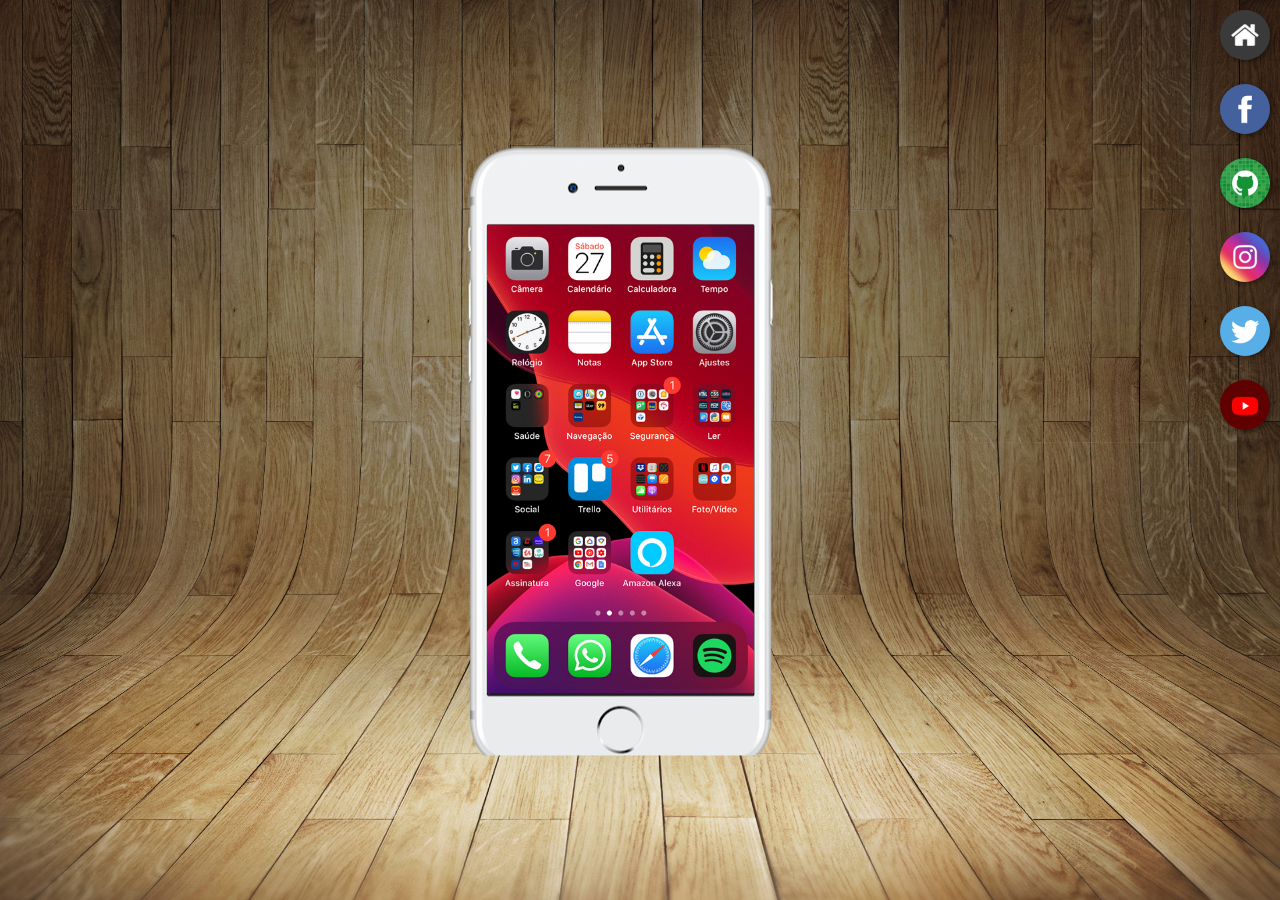
<file: index.html>
<!DOCTYPE html>
<html lang="pt-br">

<head>
    <meta charset="UTF-8">
    <meta name="viewport" content="width=device-width, initial-scale=1.0">
    <title>Projeto Social</title>
    <link rel="shortcut icon" href="favicon.ico" type="image/x-icon">
    <link rel="stylesheet" href="estilo/style.css">
</head>

<body>
    <main>
        <section id="telefone">
            <iframe src="home.html" frameborder="0" name="tela" id="tela"></iframe>

        </section>
        <section id="social">
            <a href="home.html" target="tela"><img src="imagens/logo-home.jpg" alt=""></a><br>
            <a href="paginas/facebook.html" target="tela"><img src="imagens/logo-facebook.jpg" alt="facebook"></a><br>
            <a href="paginas/github.html" target="tela"><img src="imagens/logo-github.jpg" alt=""></a><br>
            <a href="paginas/instagram.html" target="tela"><img src="imagens/logo-instagram.jpg" alt=""></a><br>
            <a href="paginas/twitter.html" target="tela"><img src="imagens/logo-twitter.jpg" alt=""></a><br>
            <a href="paginas/youtube.html" target="tela"><img src="imagens/logo-youtube.jpg" alt=""></a><br>

        </section>
    </main>
</body>

</html>
</file>
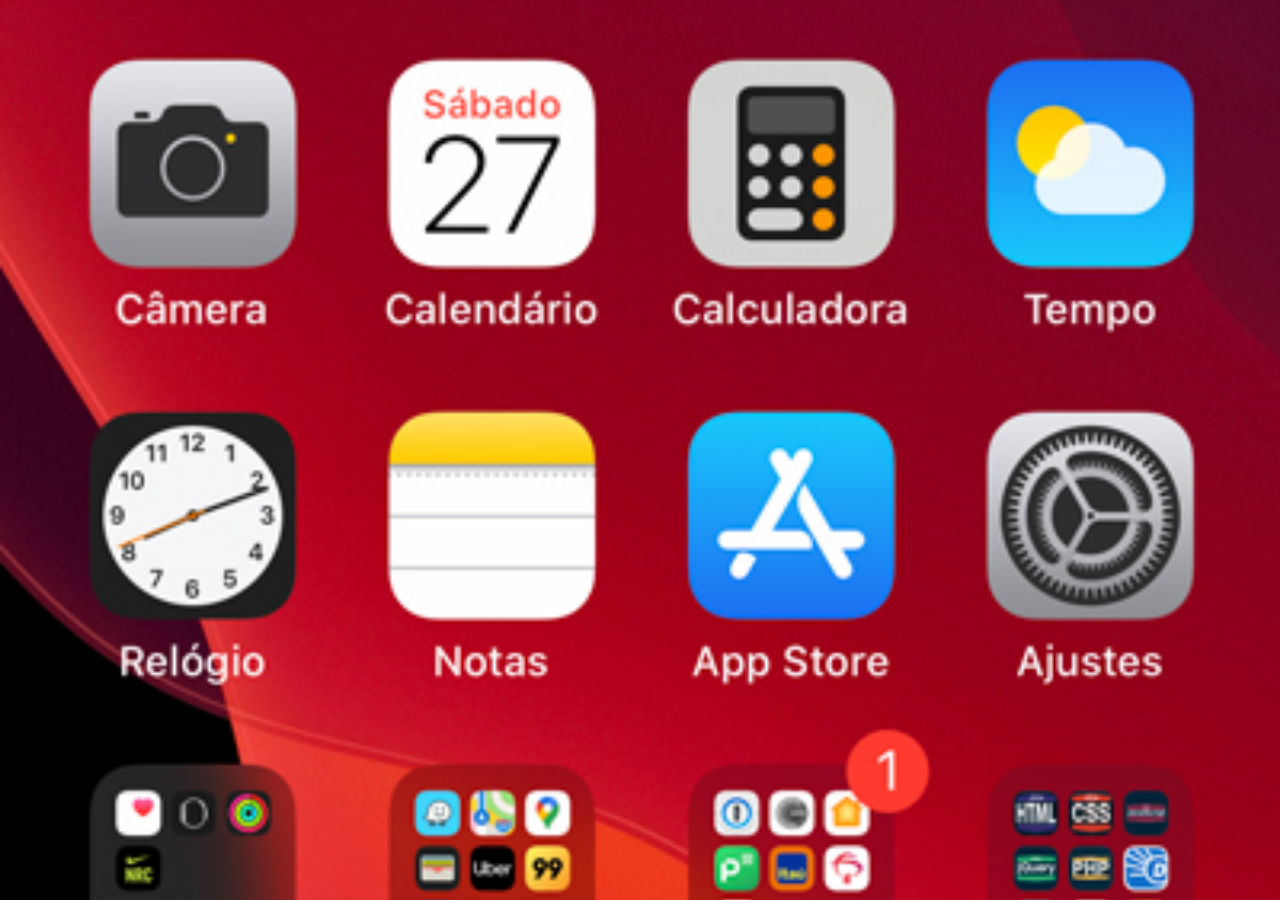
<file: home.html>
<!DOCTYPE html>
<html lang="pt-br">
<head>
    <meta charset="UTF-8">
    <meta name="viewport" content="width=device-width, initial-scale=1.0">
    <title>Document</title>
    <style>
        *{
            margin: 0px;
            padding: 0px;
        }
        body{
        width: 100vw;
        height: 100vh;
        background: url(imagens/tela-home.jpg) no-repeat top center;
        background-size: cover;
        }
        
    </style>
</head>
<body>

    
</body>
</html>
</file>
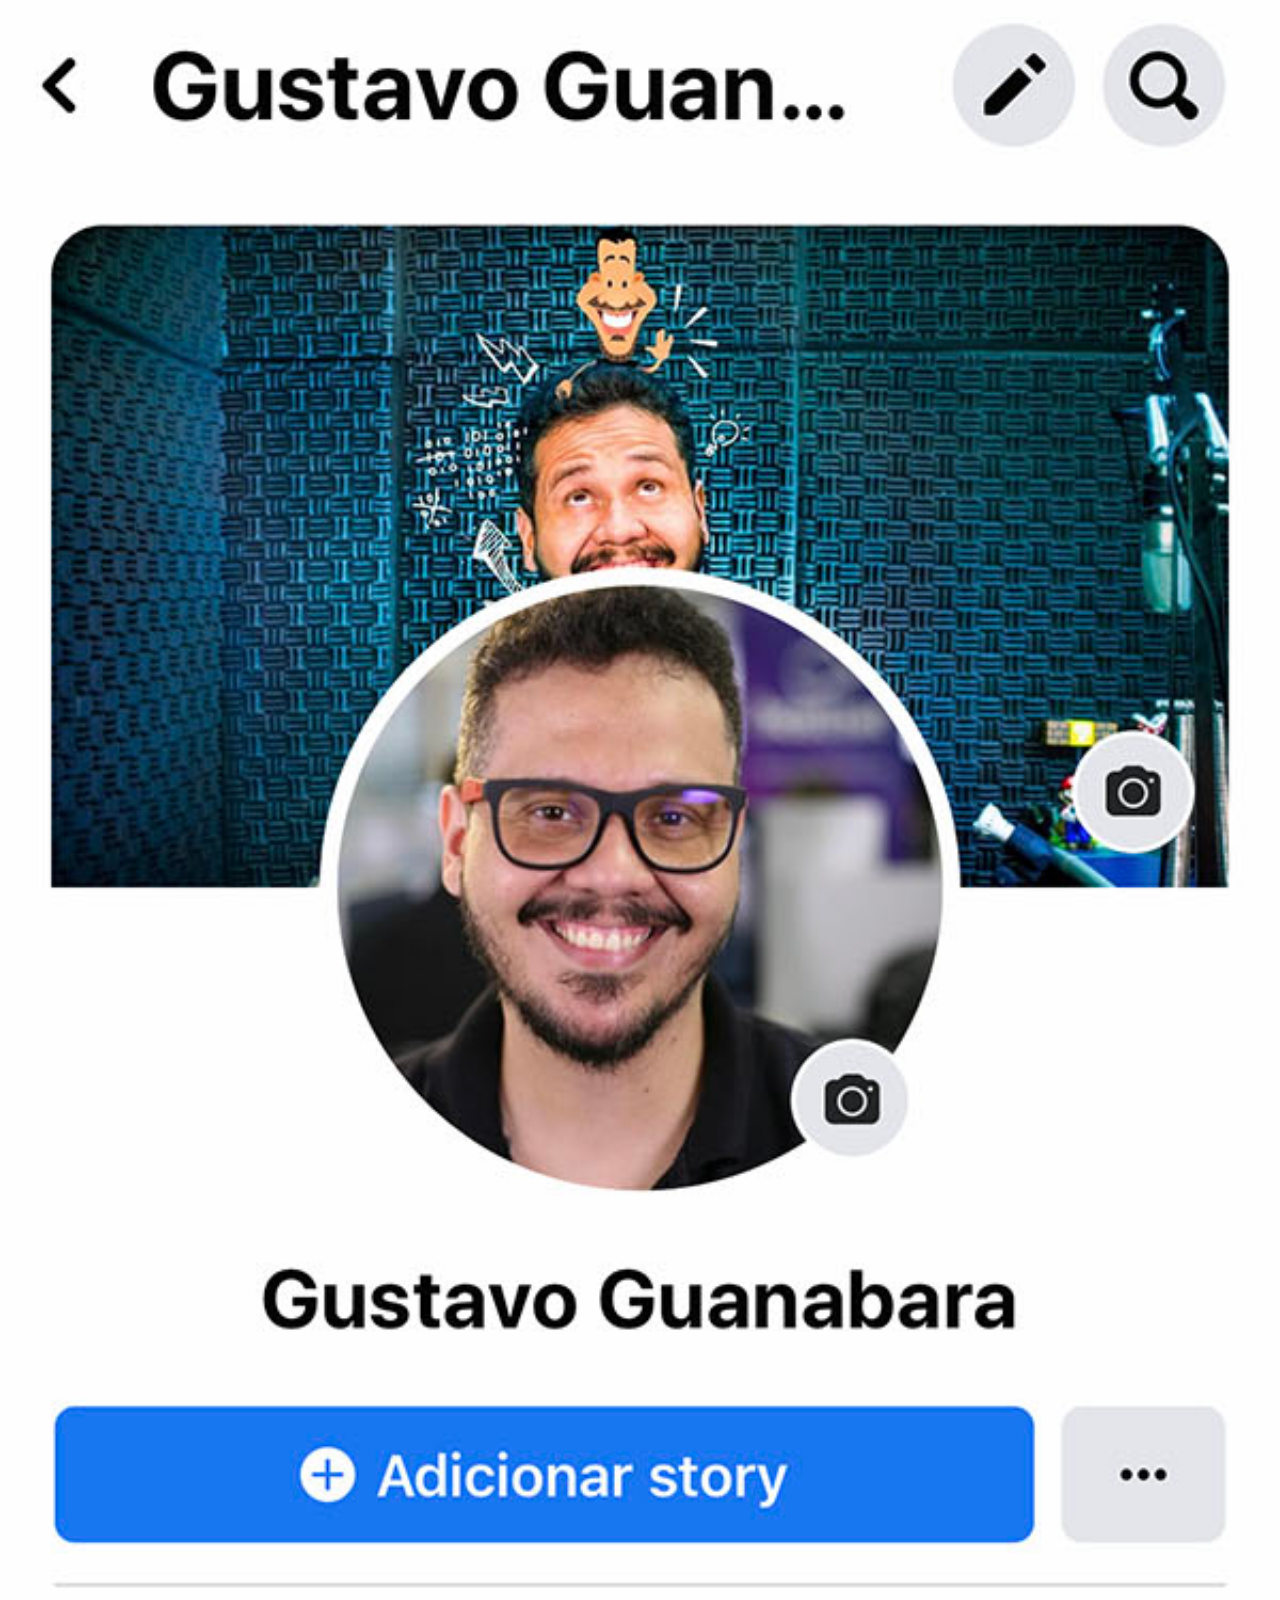
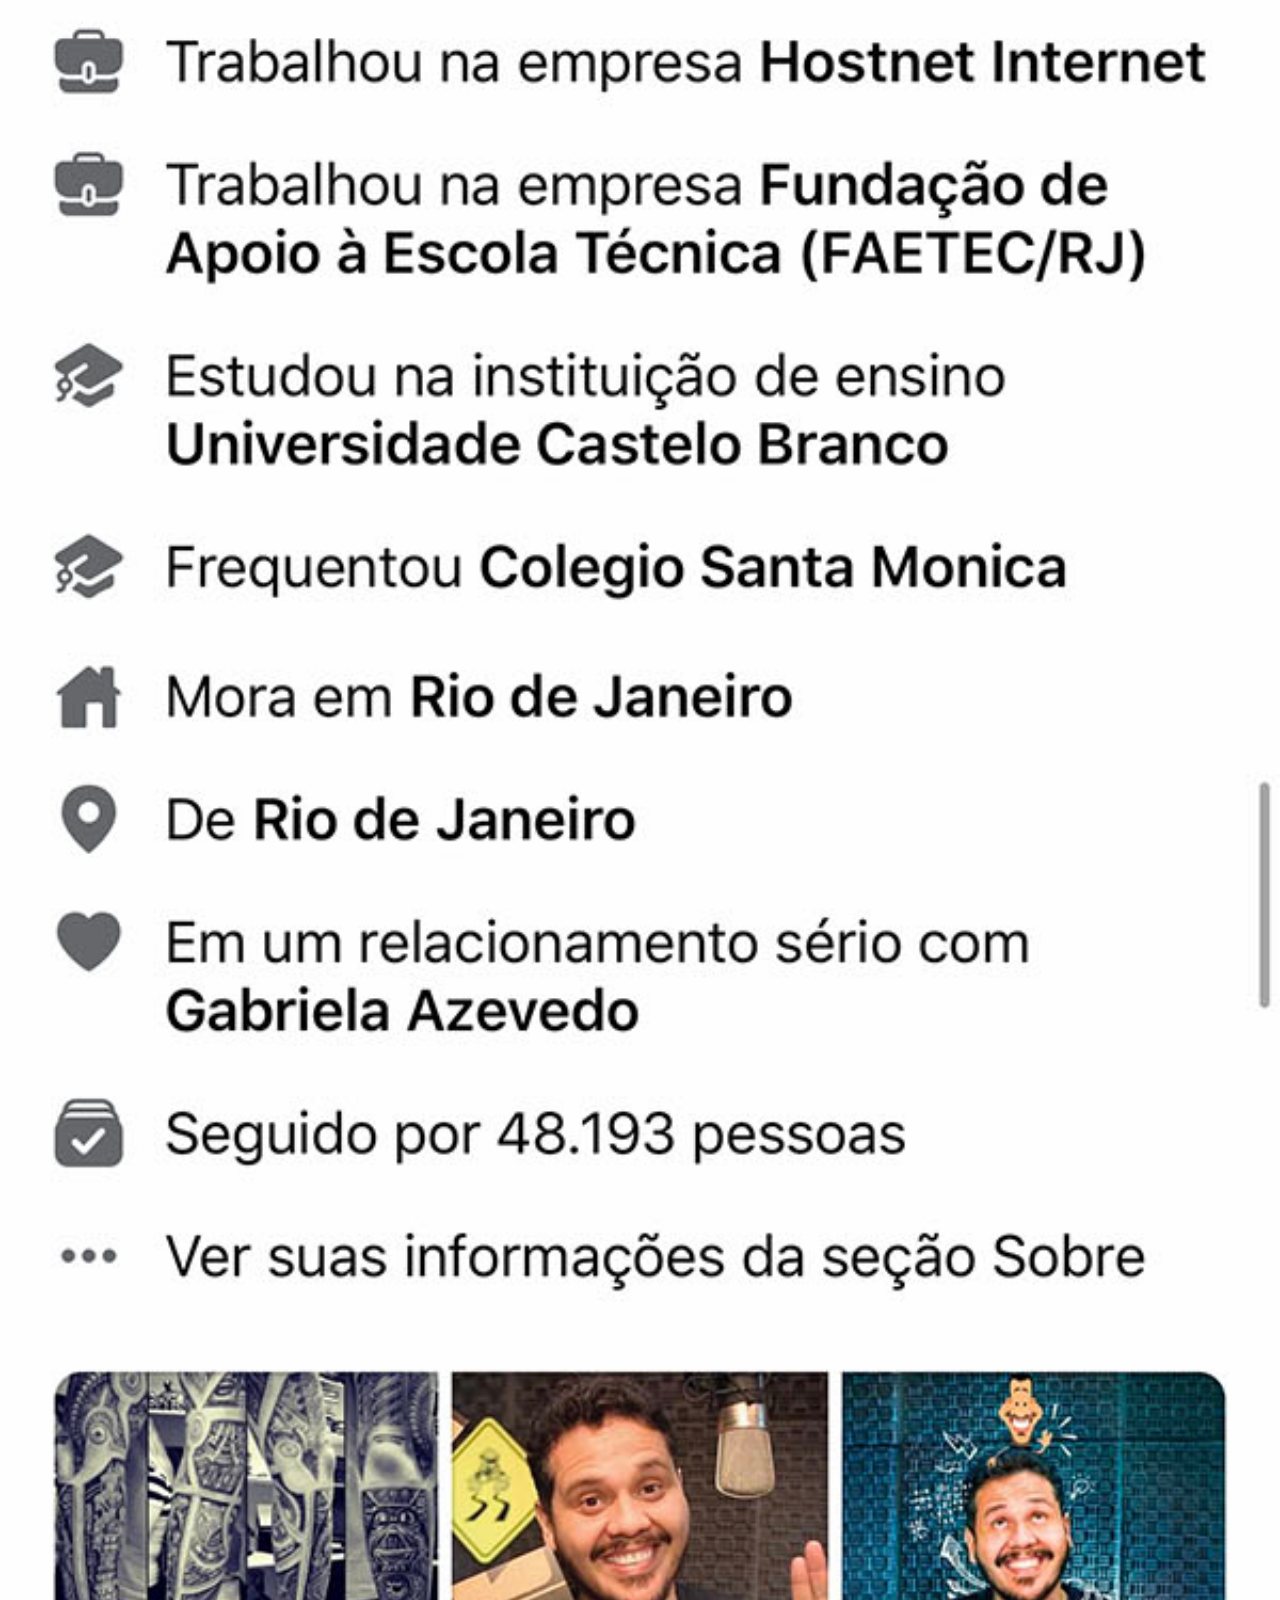
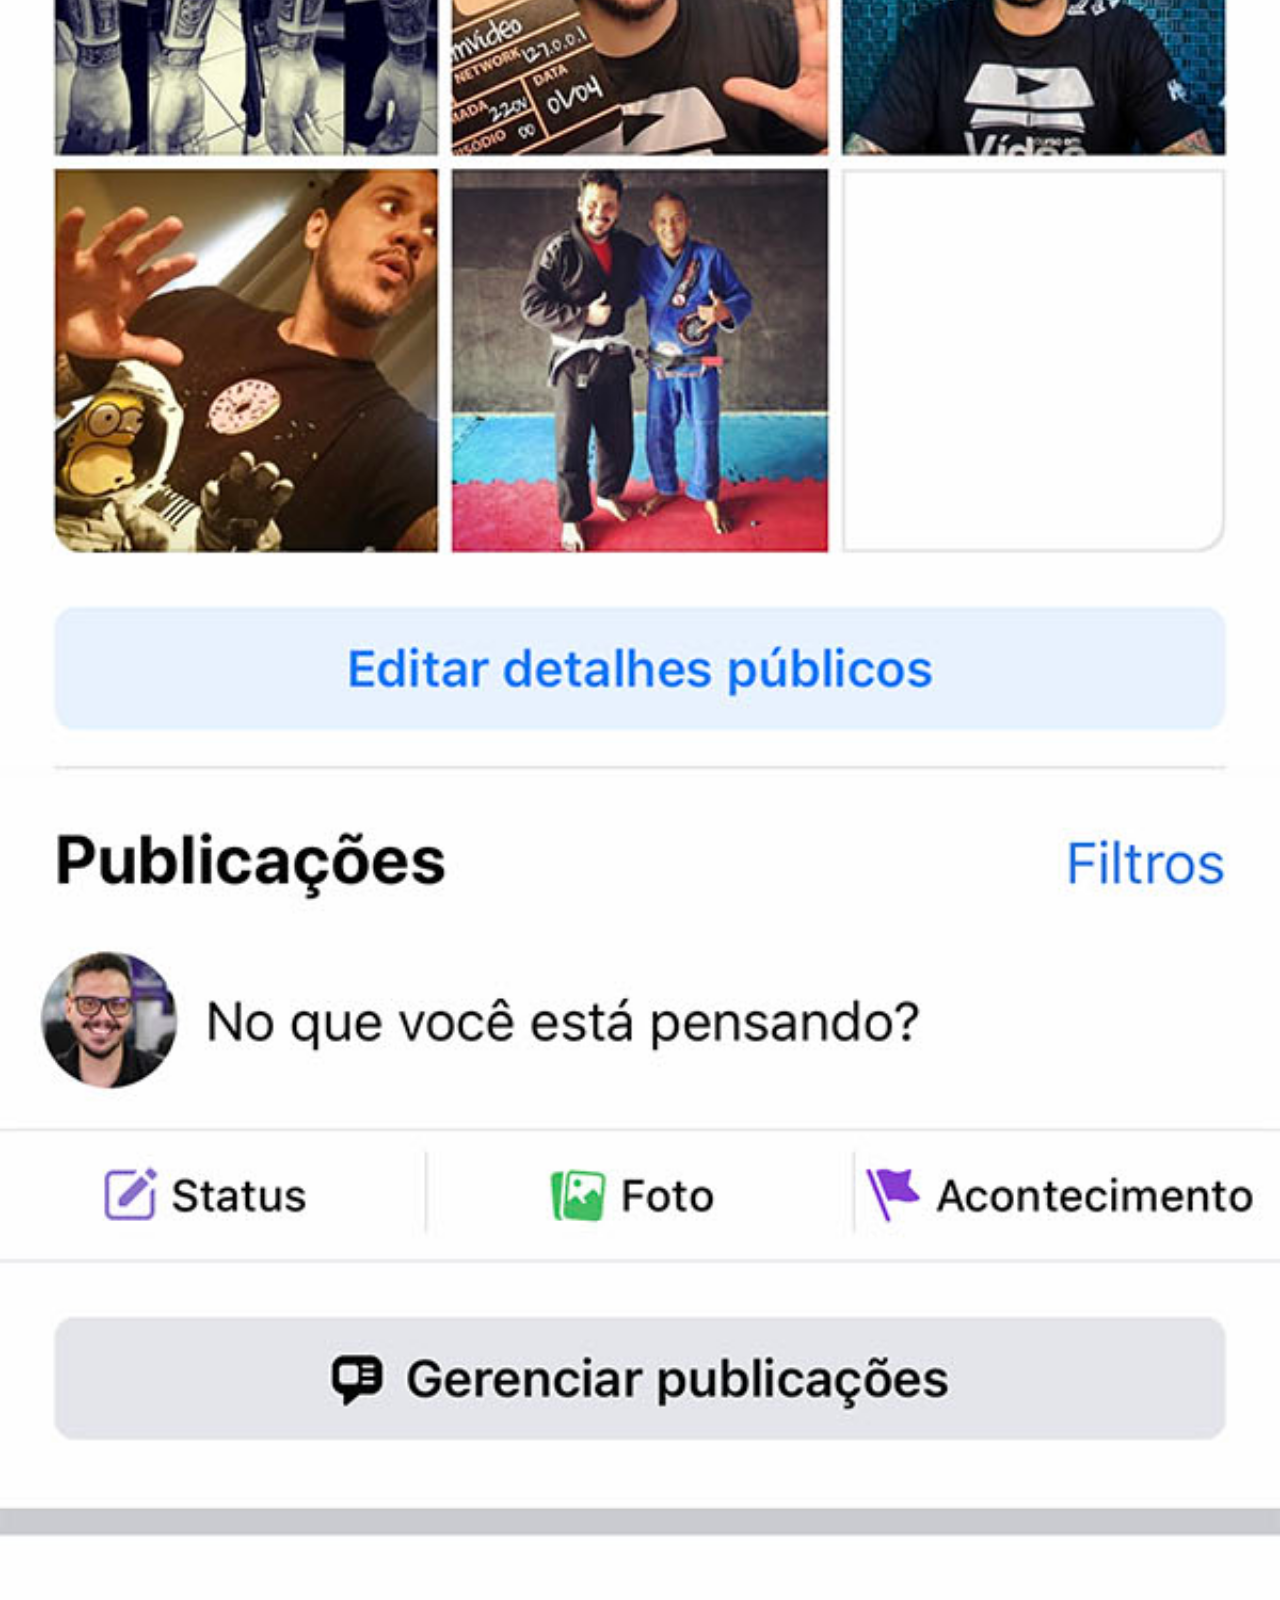
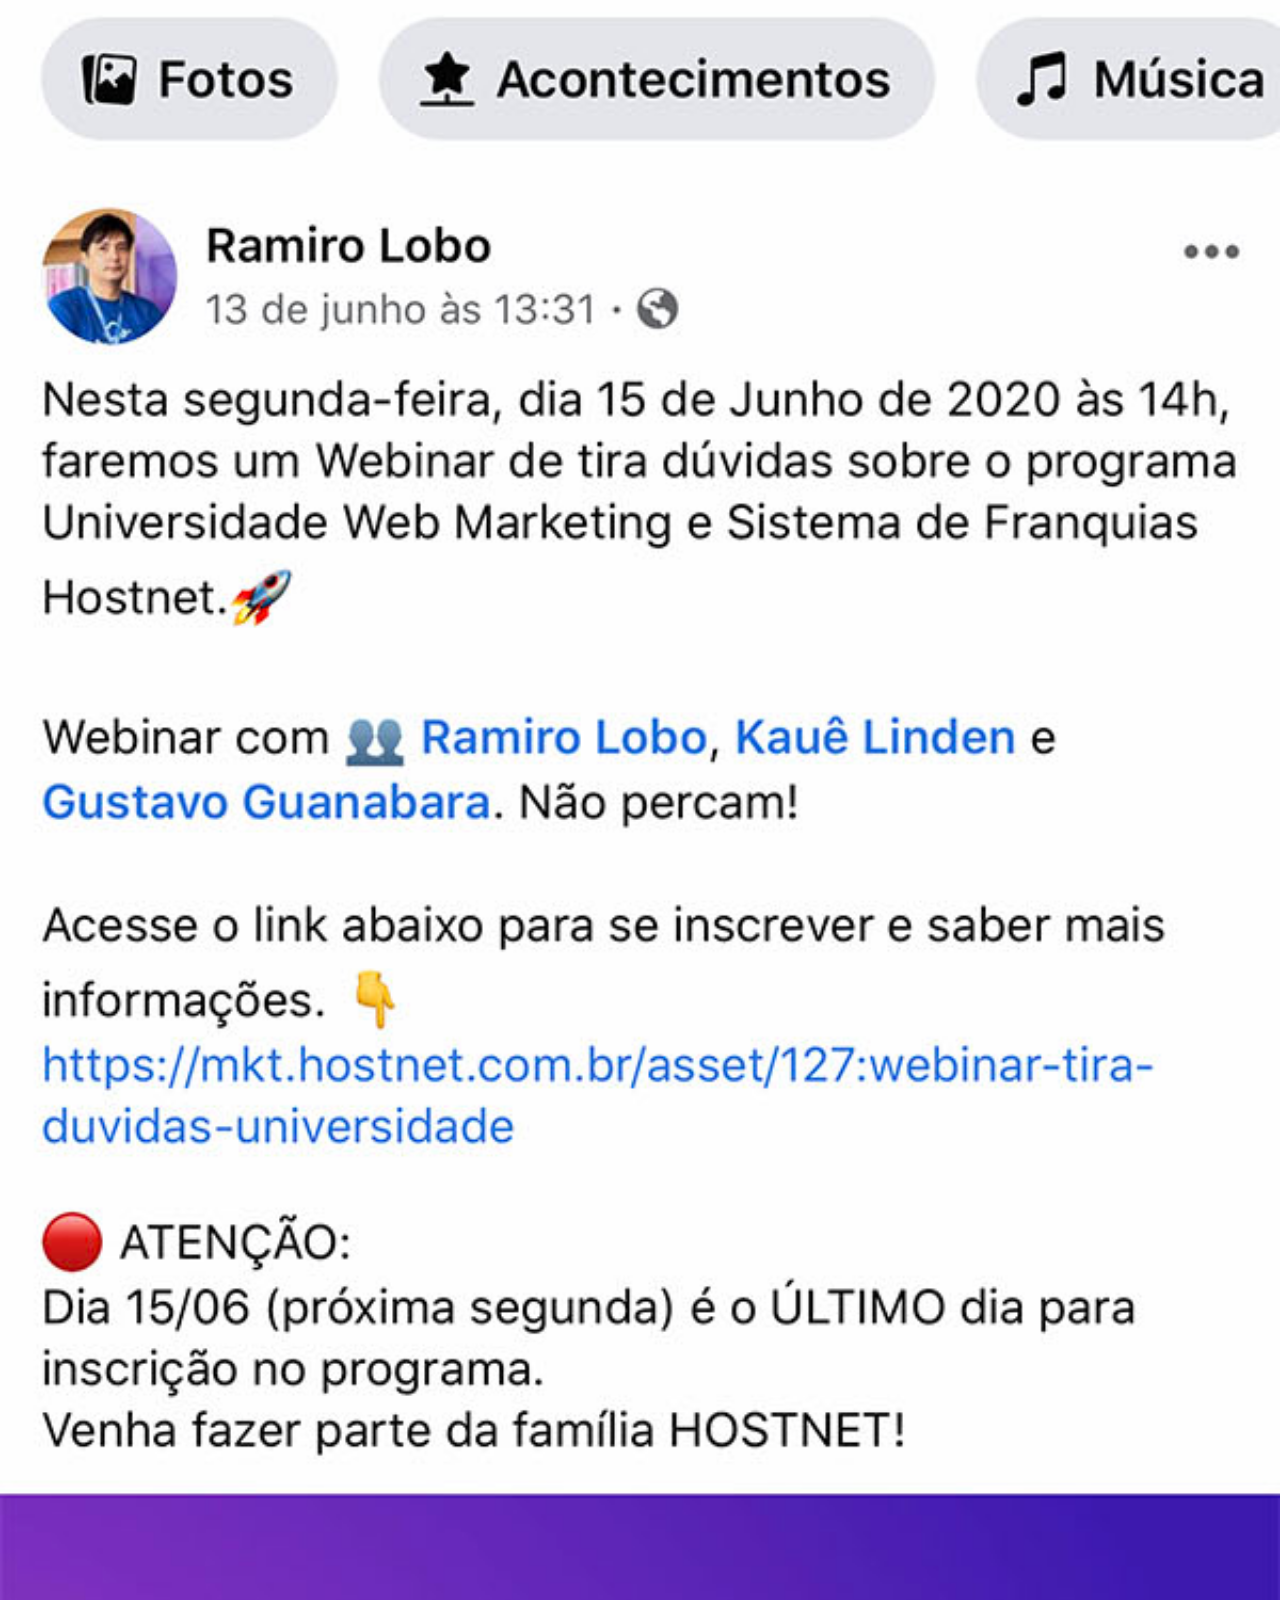
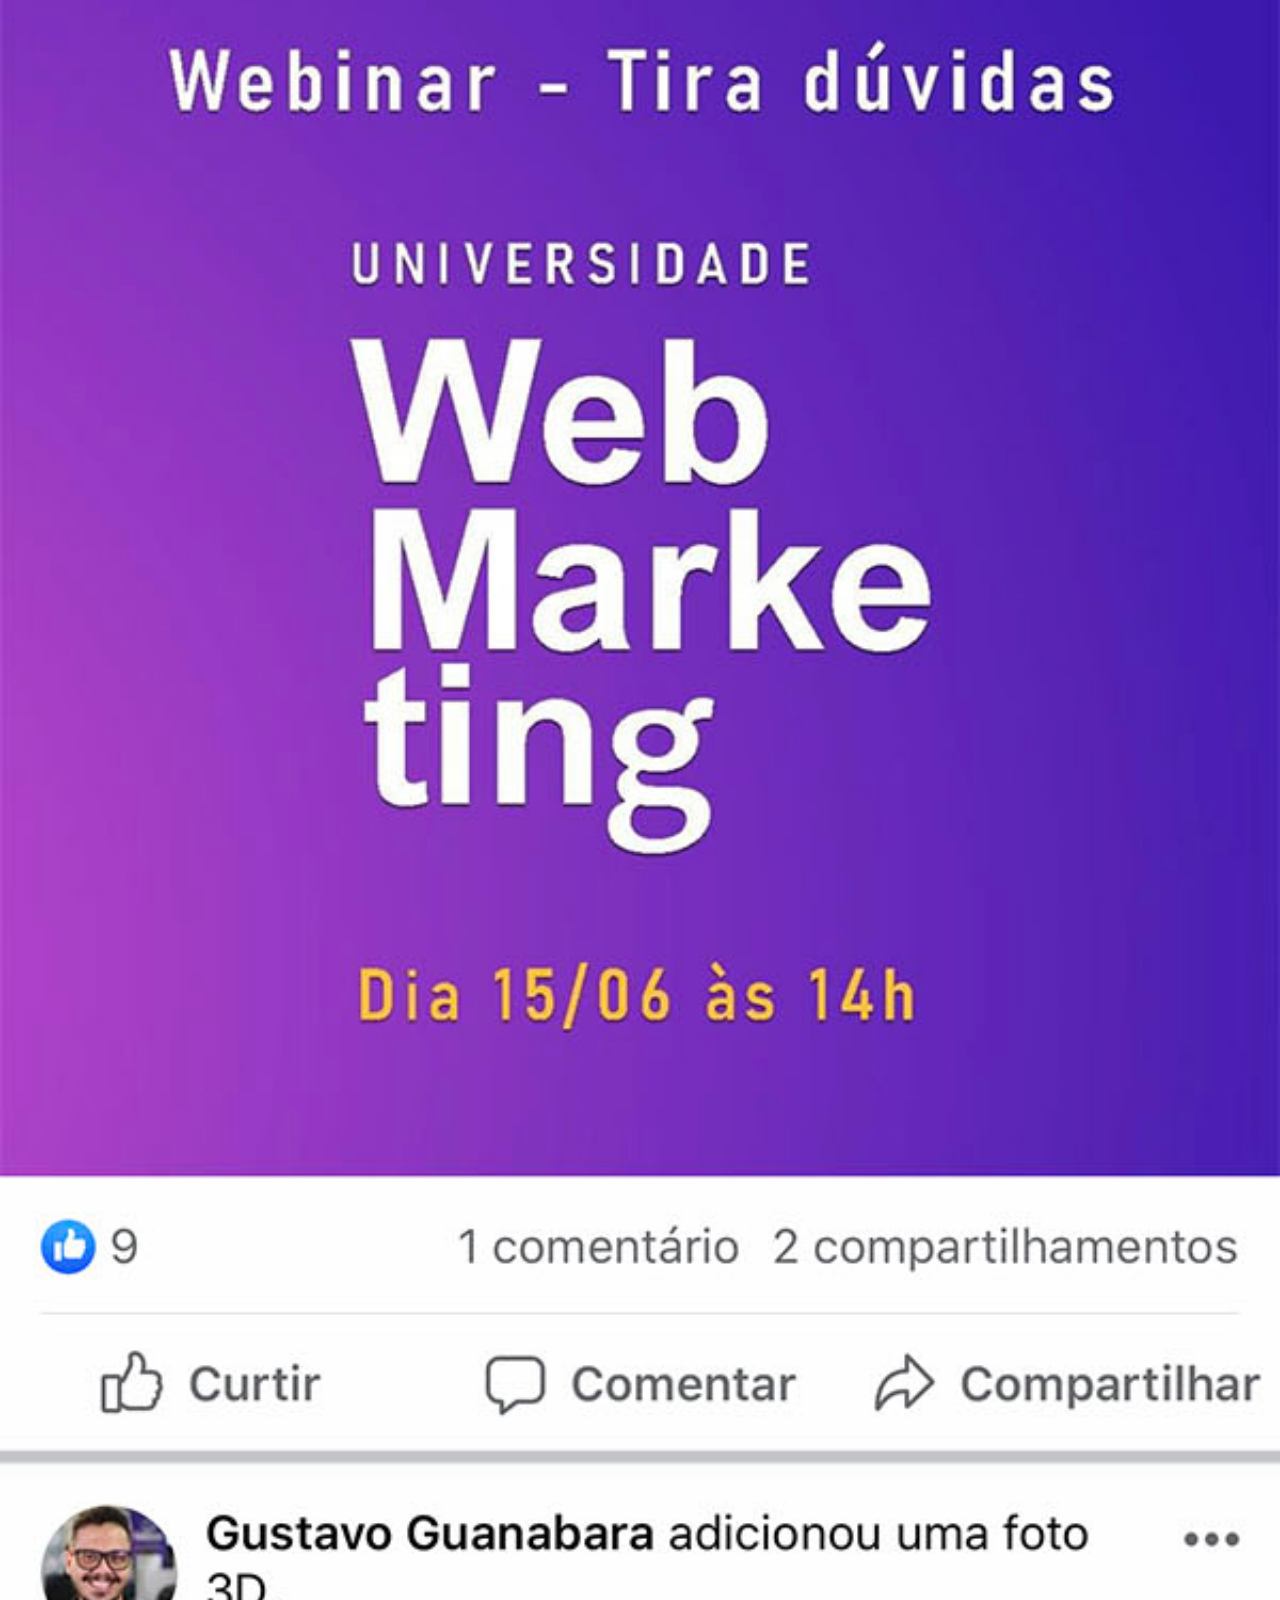
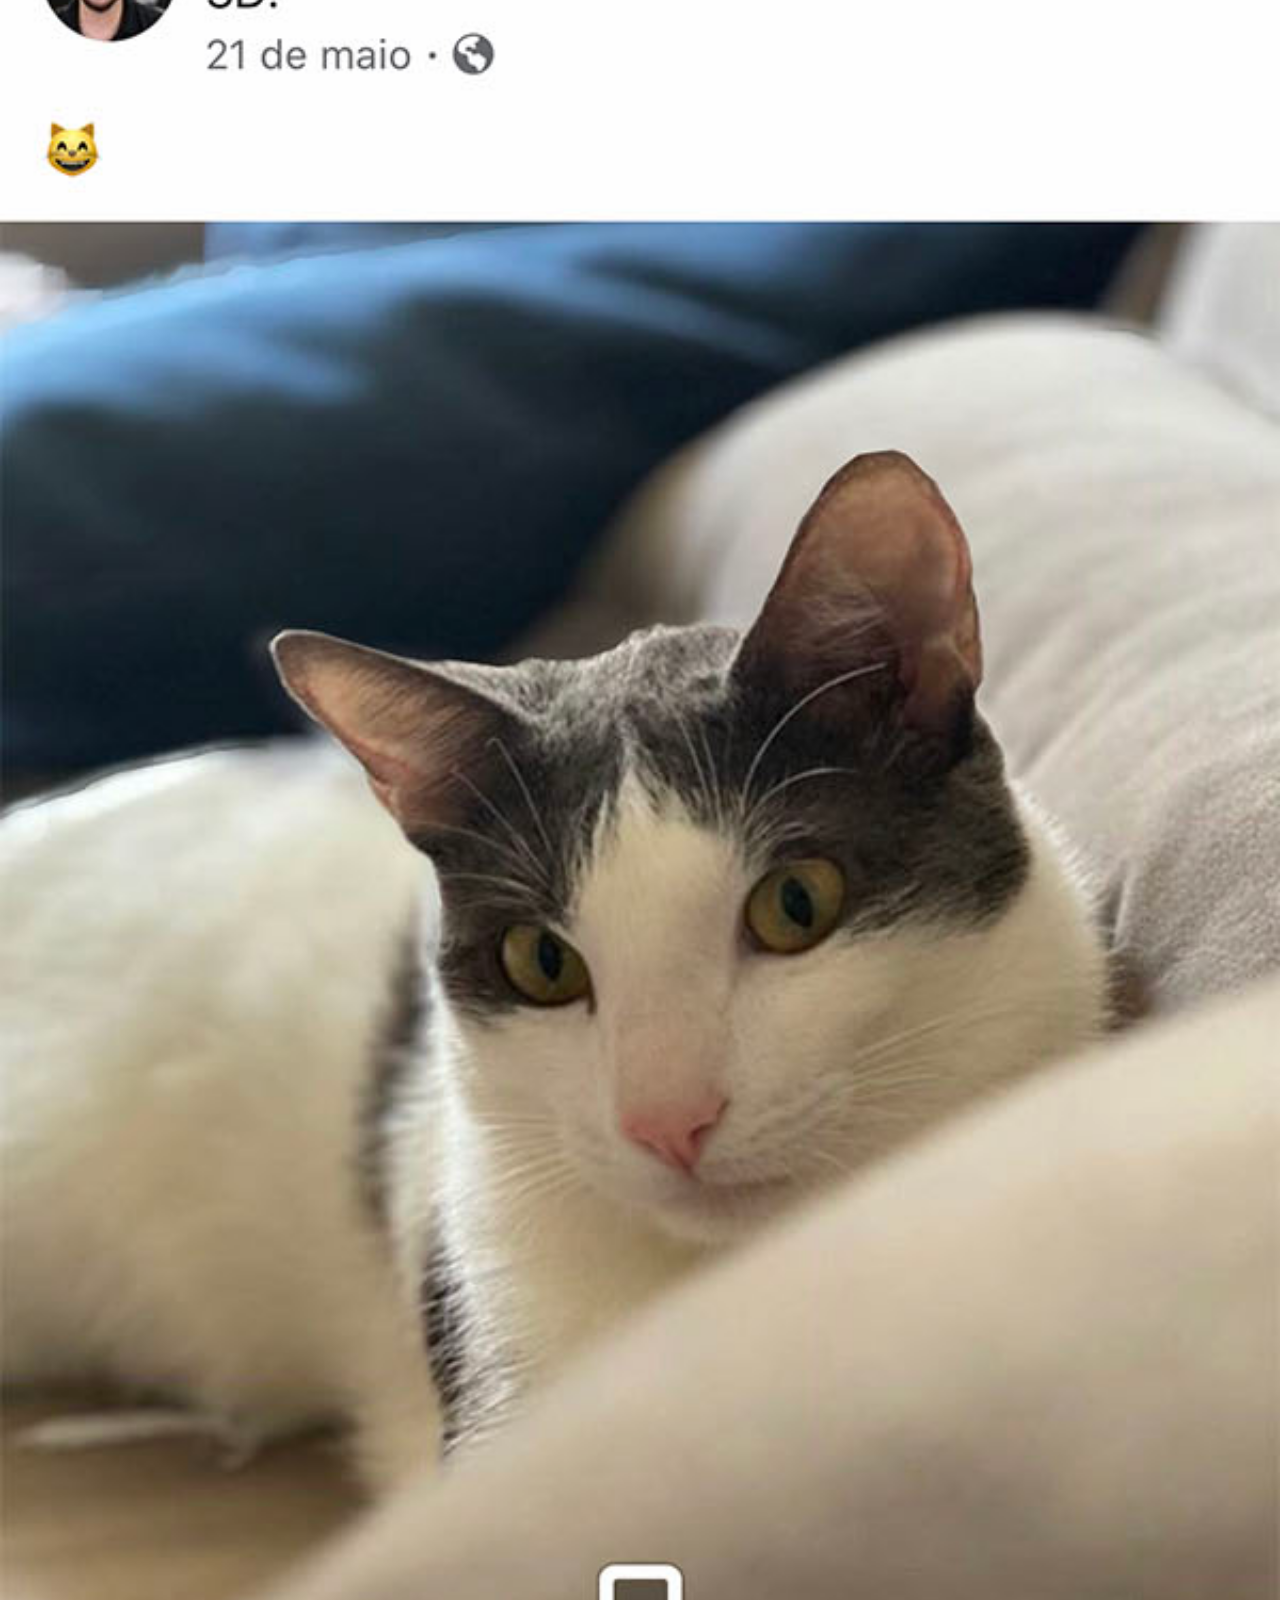
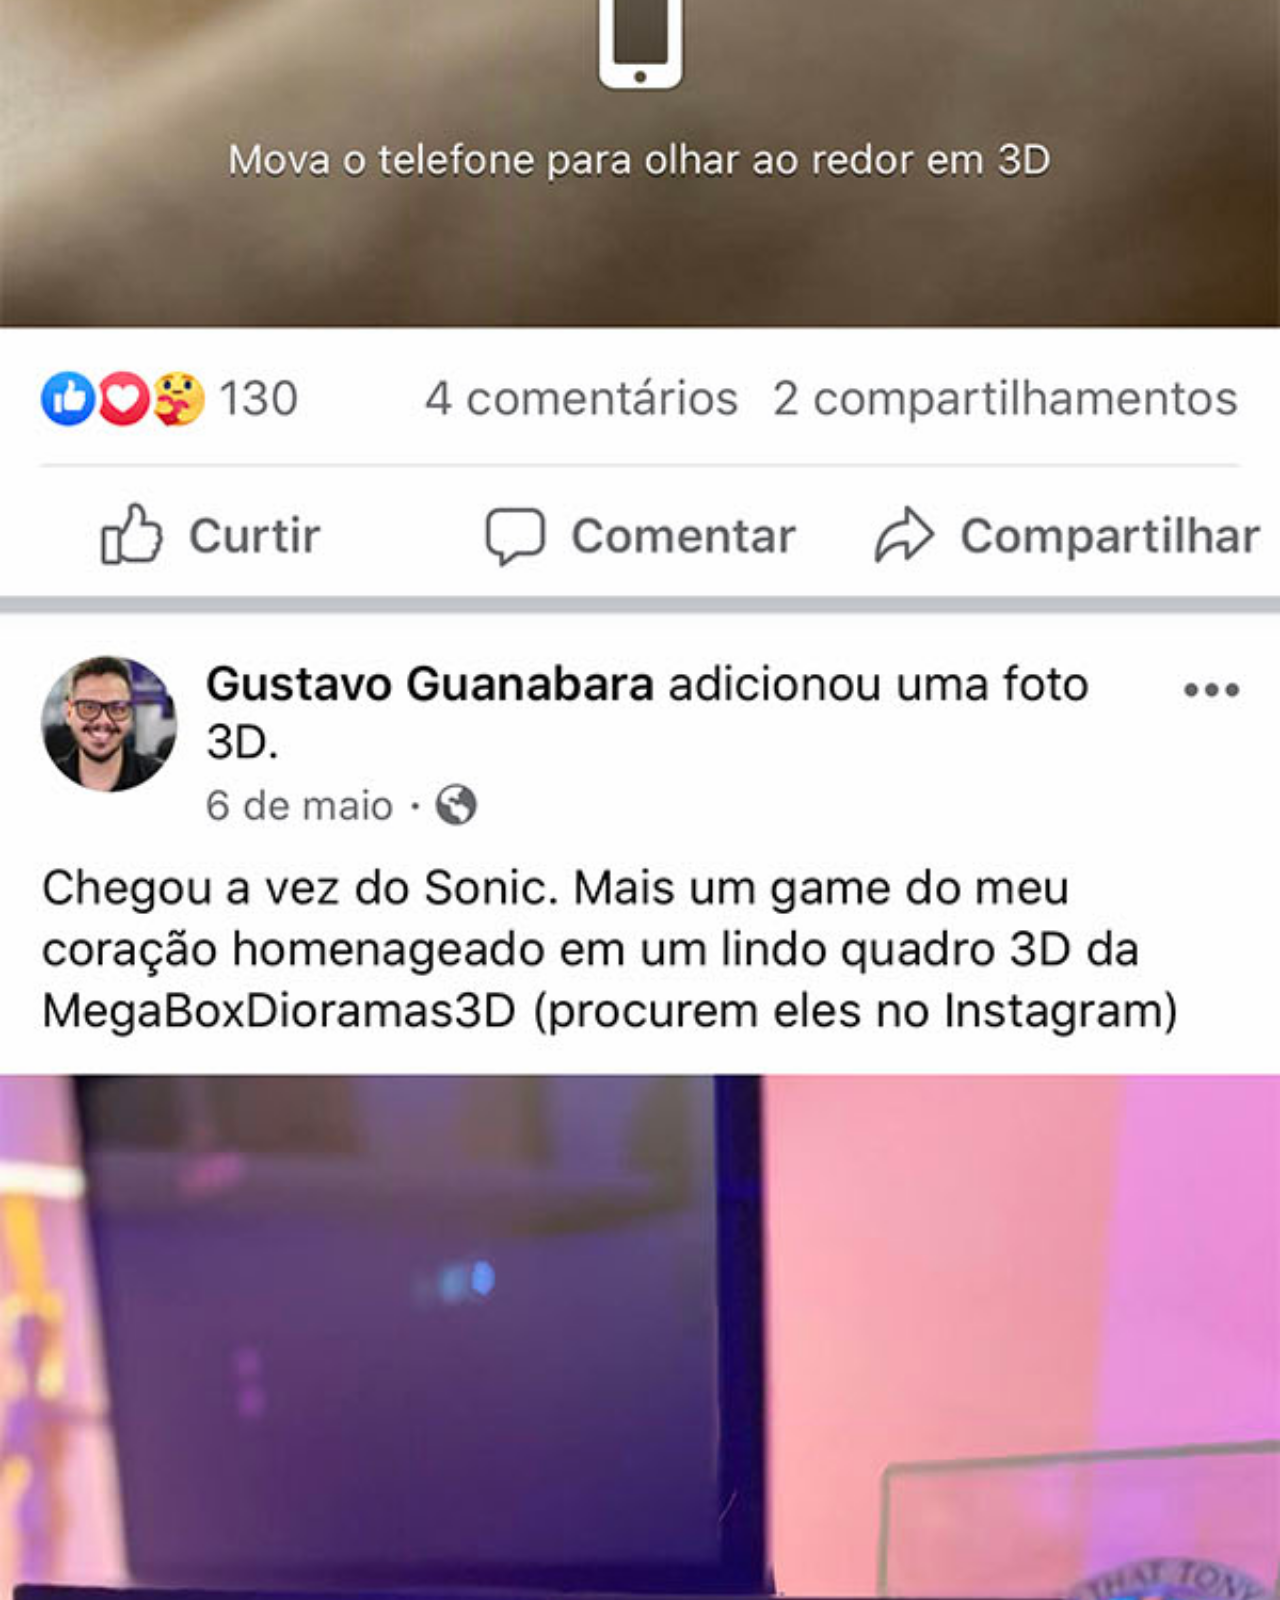
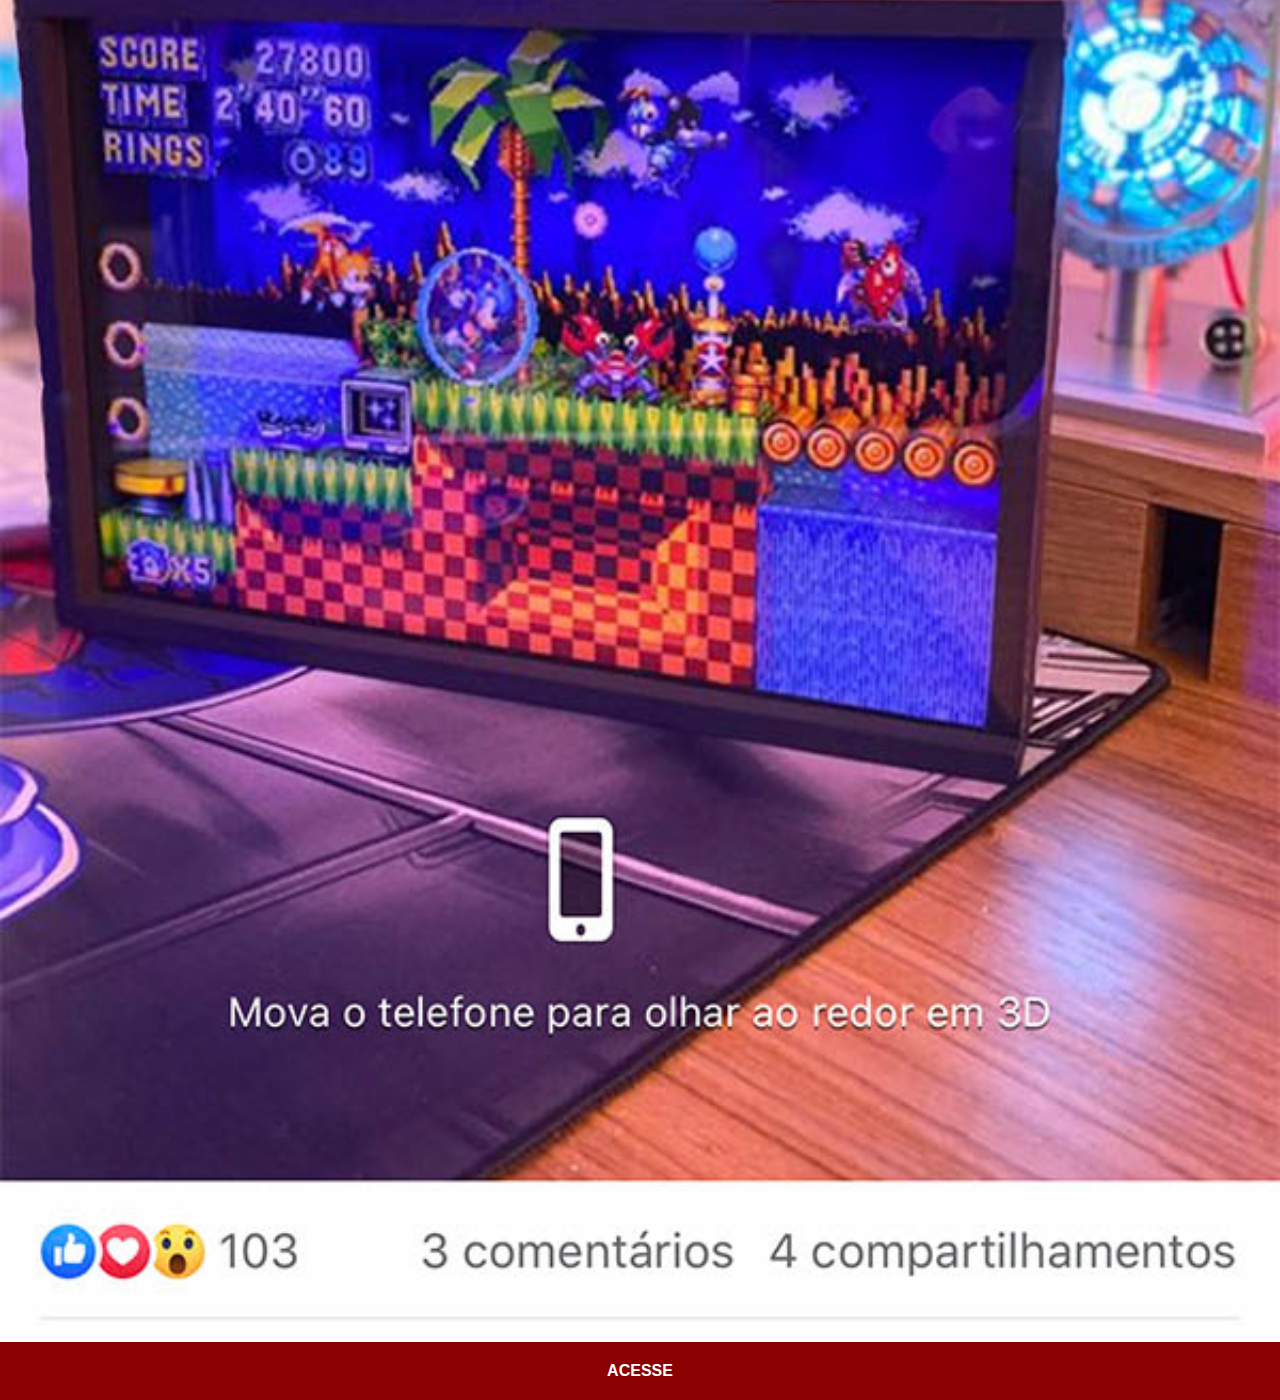
<file: paginas/facebook.html>
<!DOCTYPE html>
<html lang="pt-br">
<head>
    <meta charset="UTF-8">
    <meta name="viewport" content="width=device-width, initial-scale=1.0">
    <title>Facebook</title>
    <link rel="stylesheet" href="../estilo/social.css">
</head>
<body>
    <img src="../imagens/tela-facebook.jpg" alt="Facebook">
    <a href="https://www.facebook.com/gustavoguanabara/?locale=pt_BR" target="_blank">ACESSE</a>
</body>
</html>
</file>
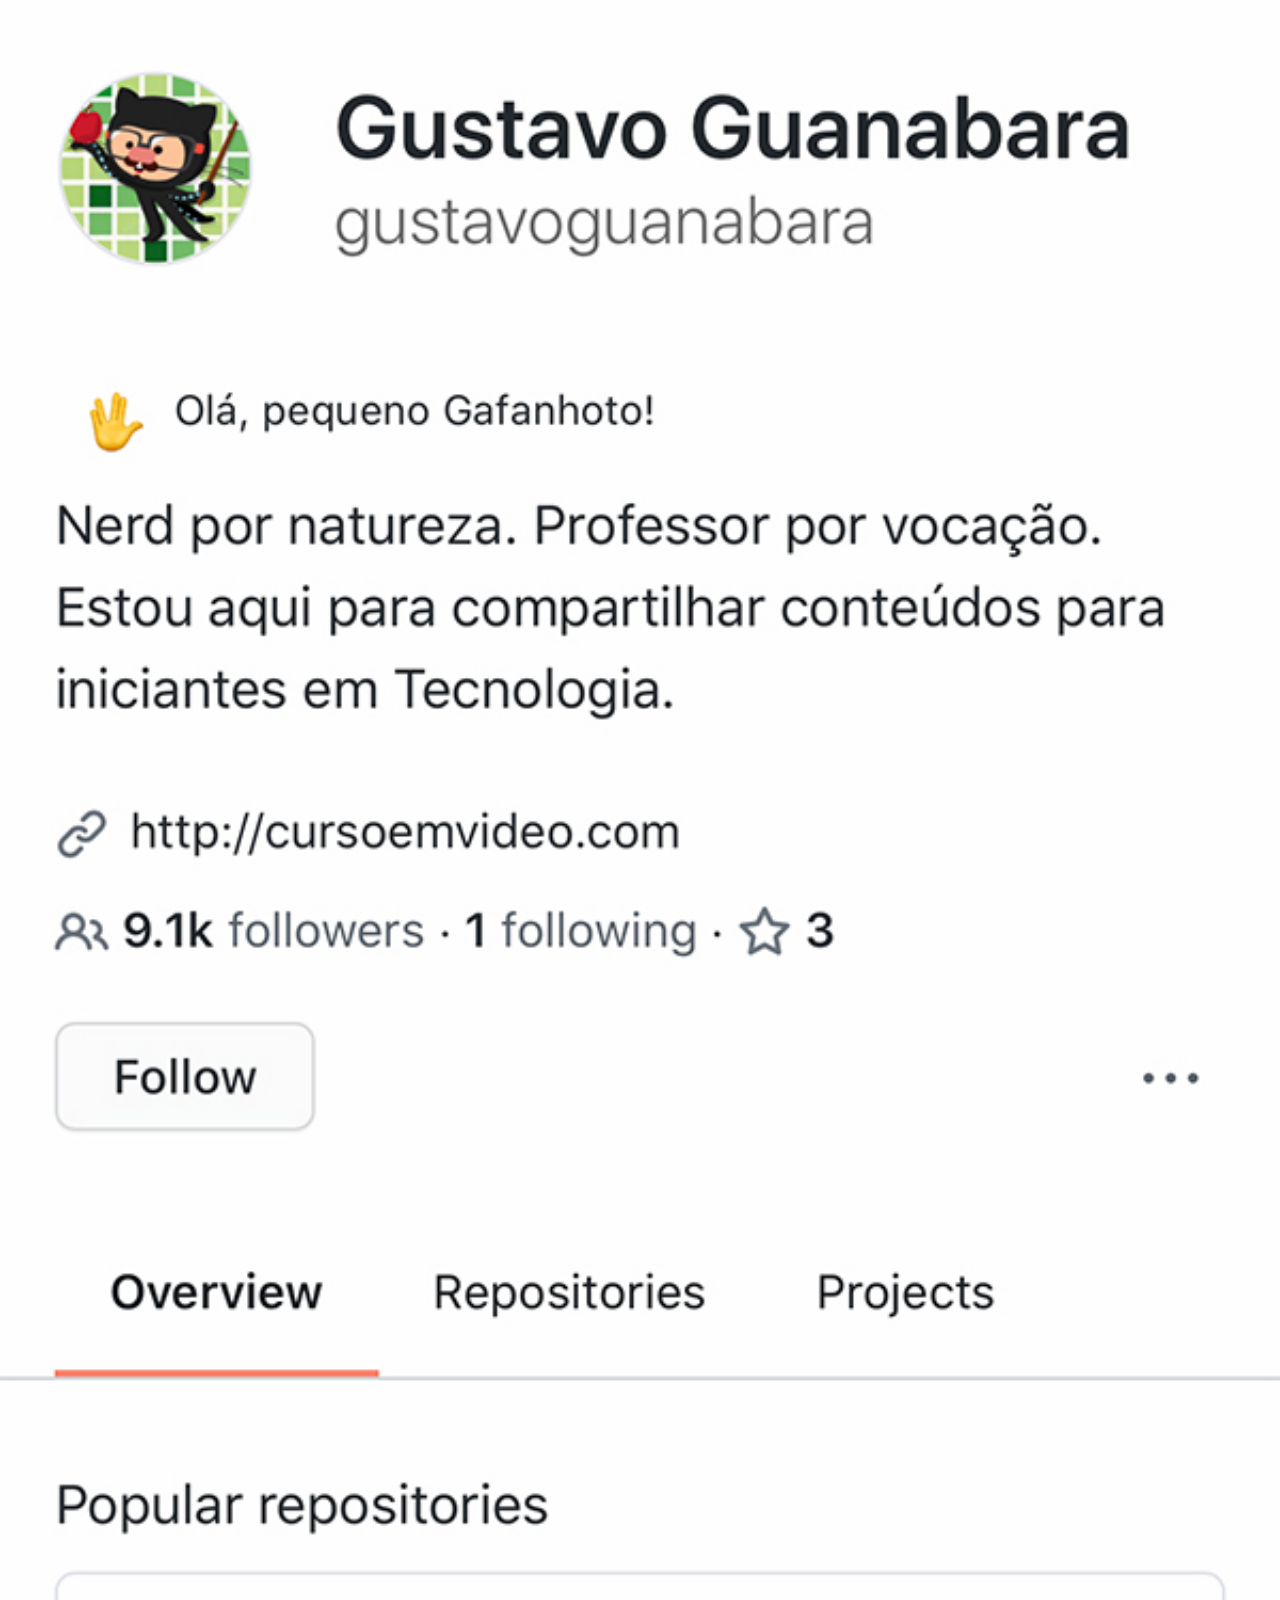
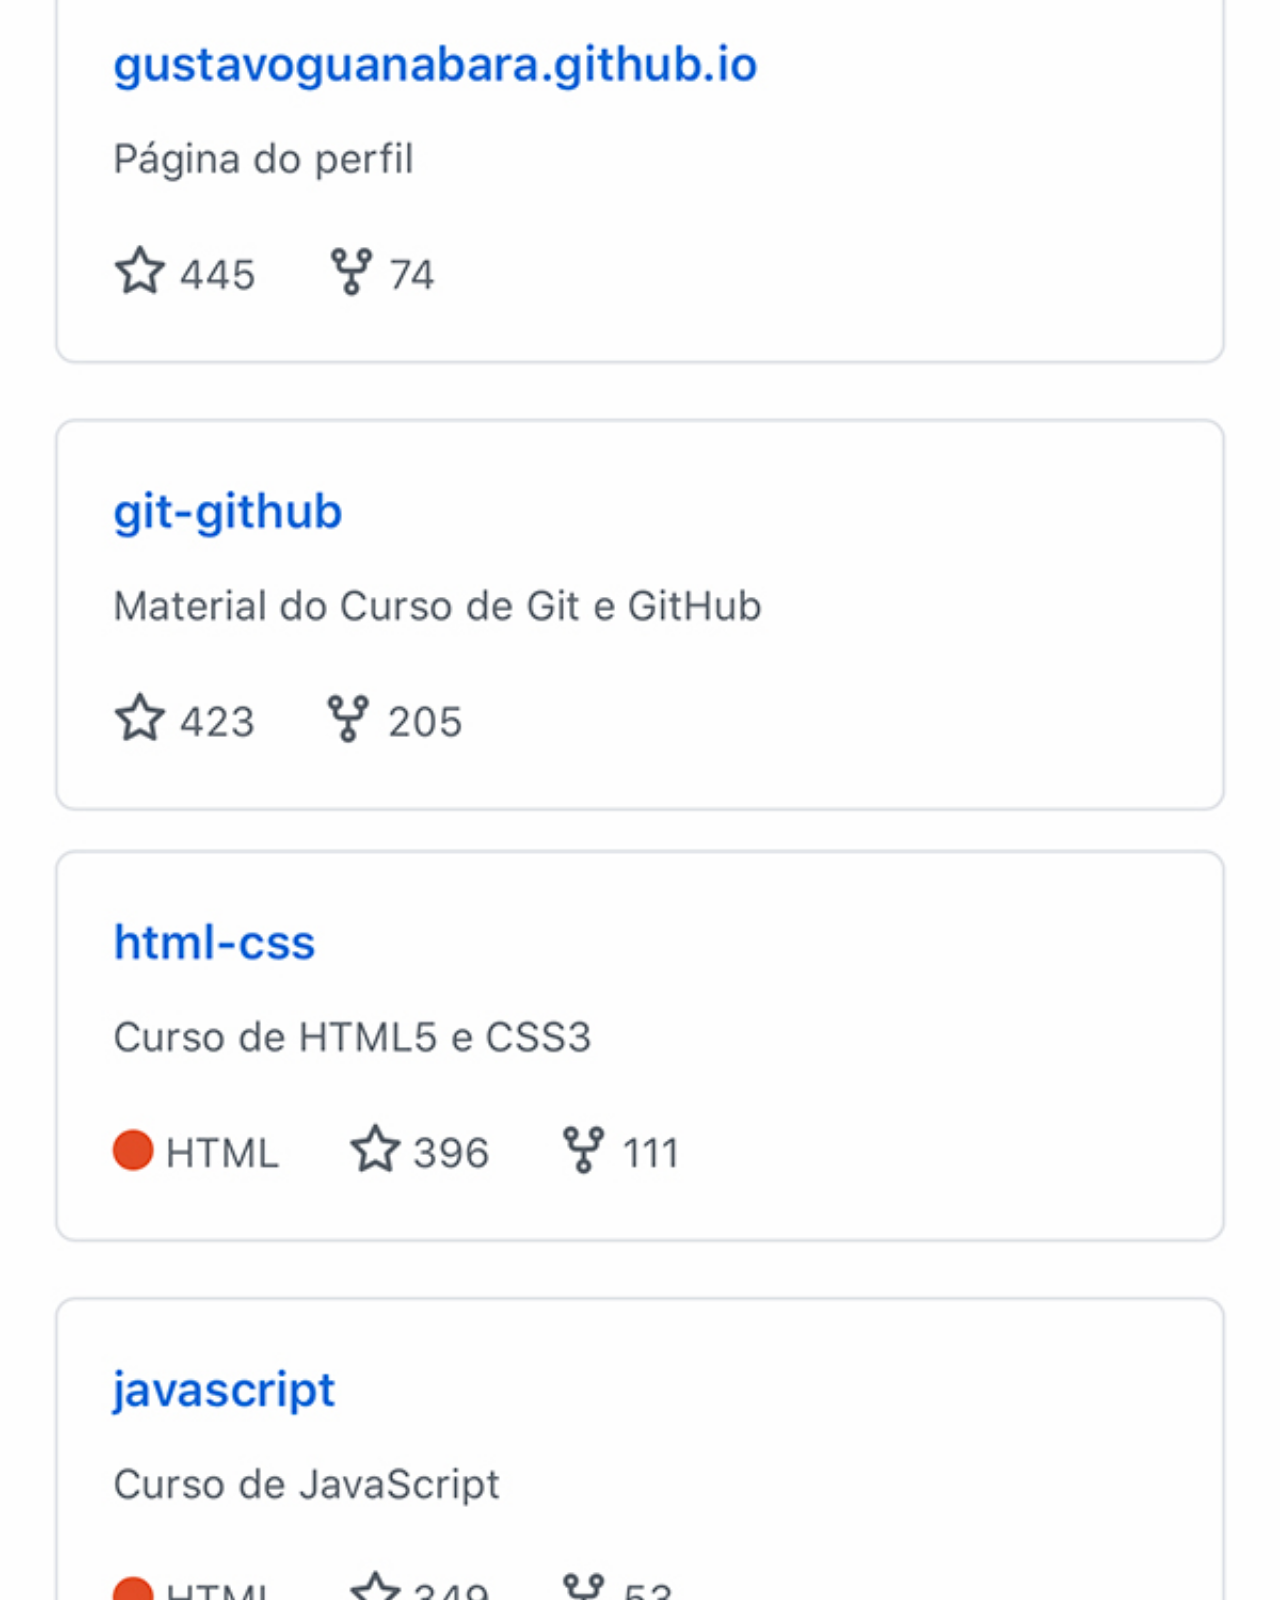
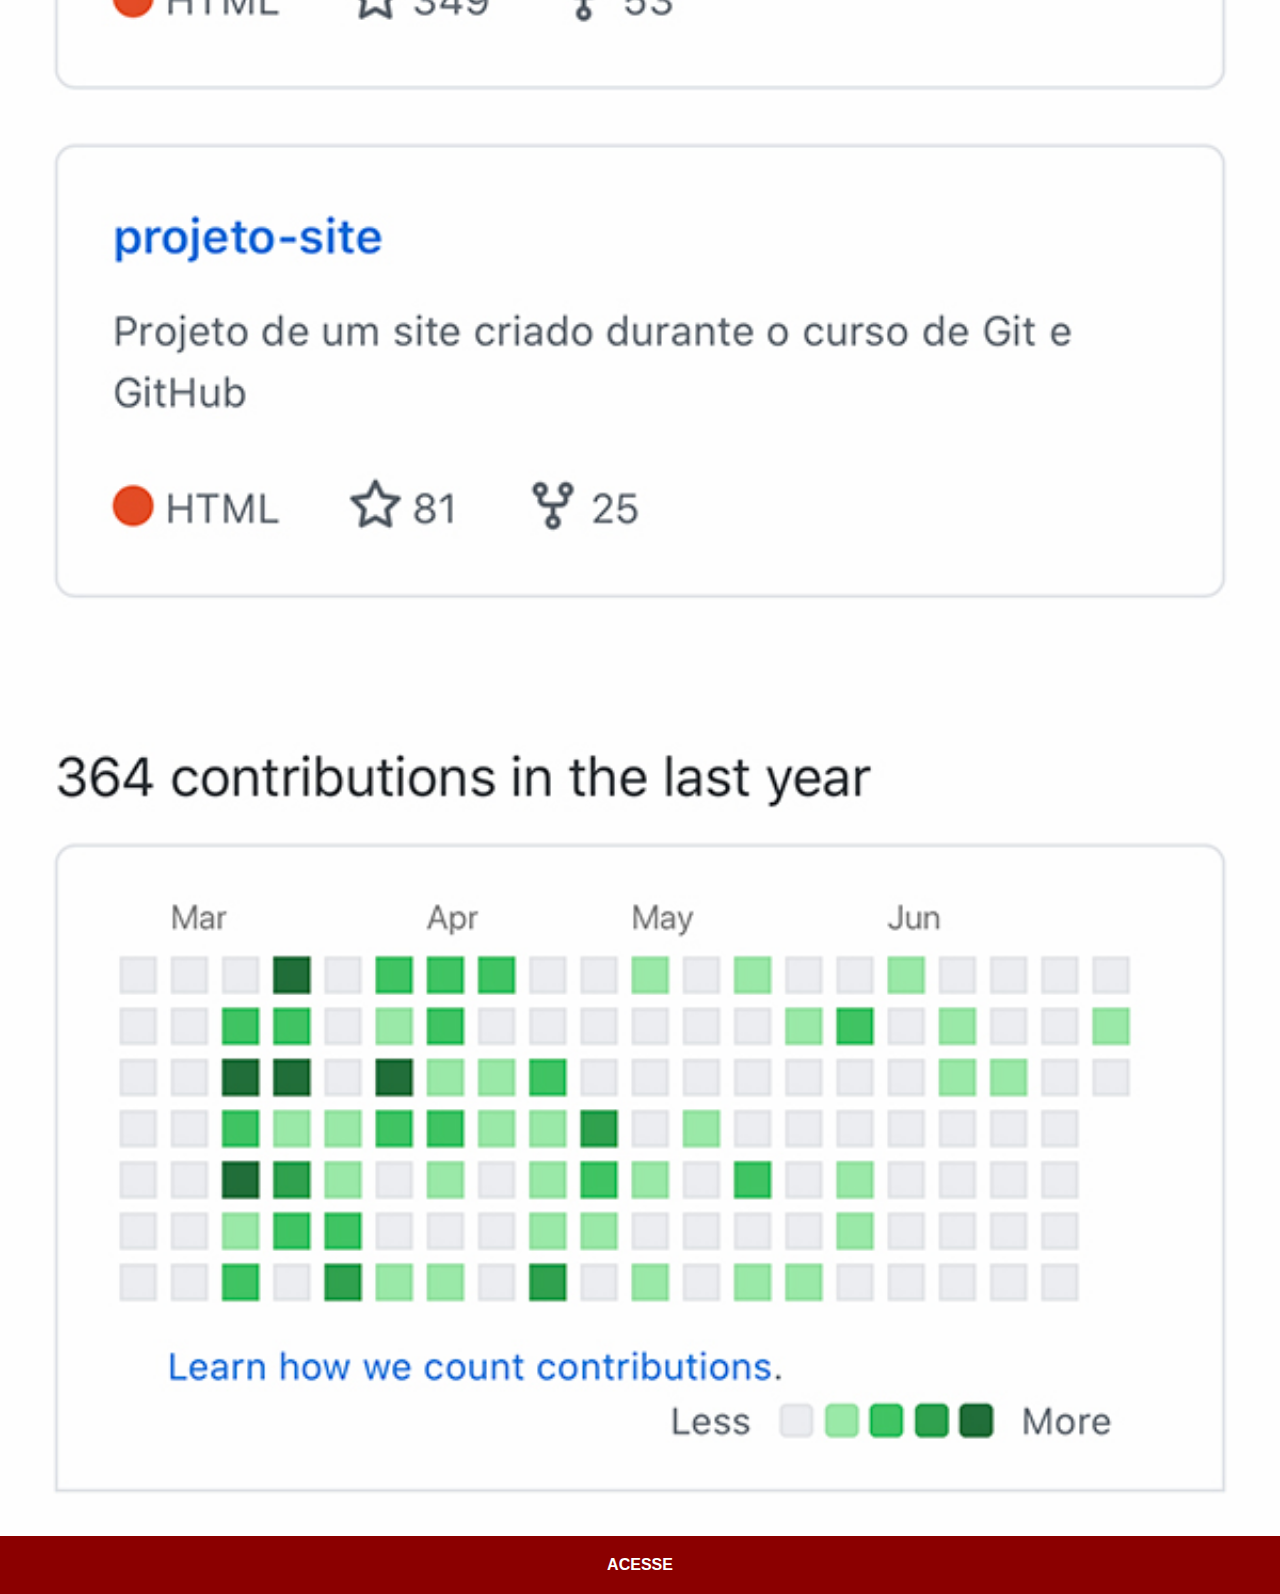
<file: paginas/github.html>
<!DOCTYPE html>
<html lang="pt-br">
<head>
    <meta charset="UTF-8">
    <meta name="viewport" content="width=device-width, initial-scale=1.0">
    <title>Document</title>
    <link rel="stylesheet" href="/estilo/social.css">
</head>
<body>
    <img src="/imagens/tela-github.jpg" alt="Github">
    <a href="https://gustavoguanabara.github.io">ACESSE</a>
    
</body>
</html>
</file>
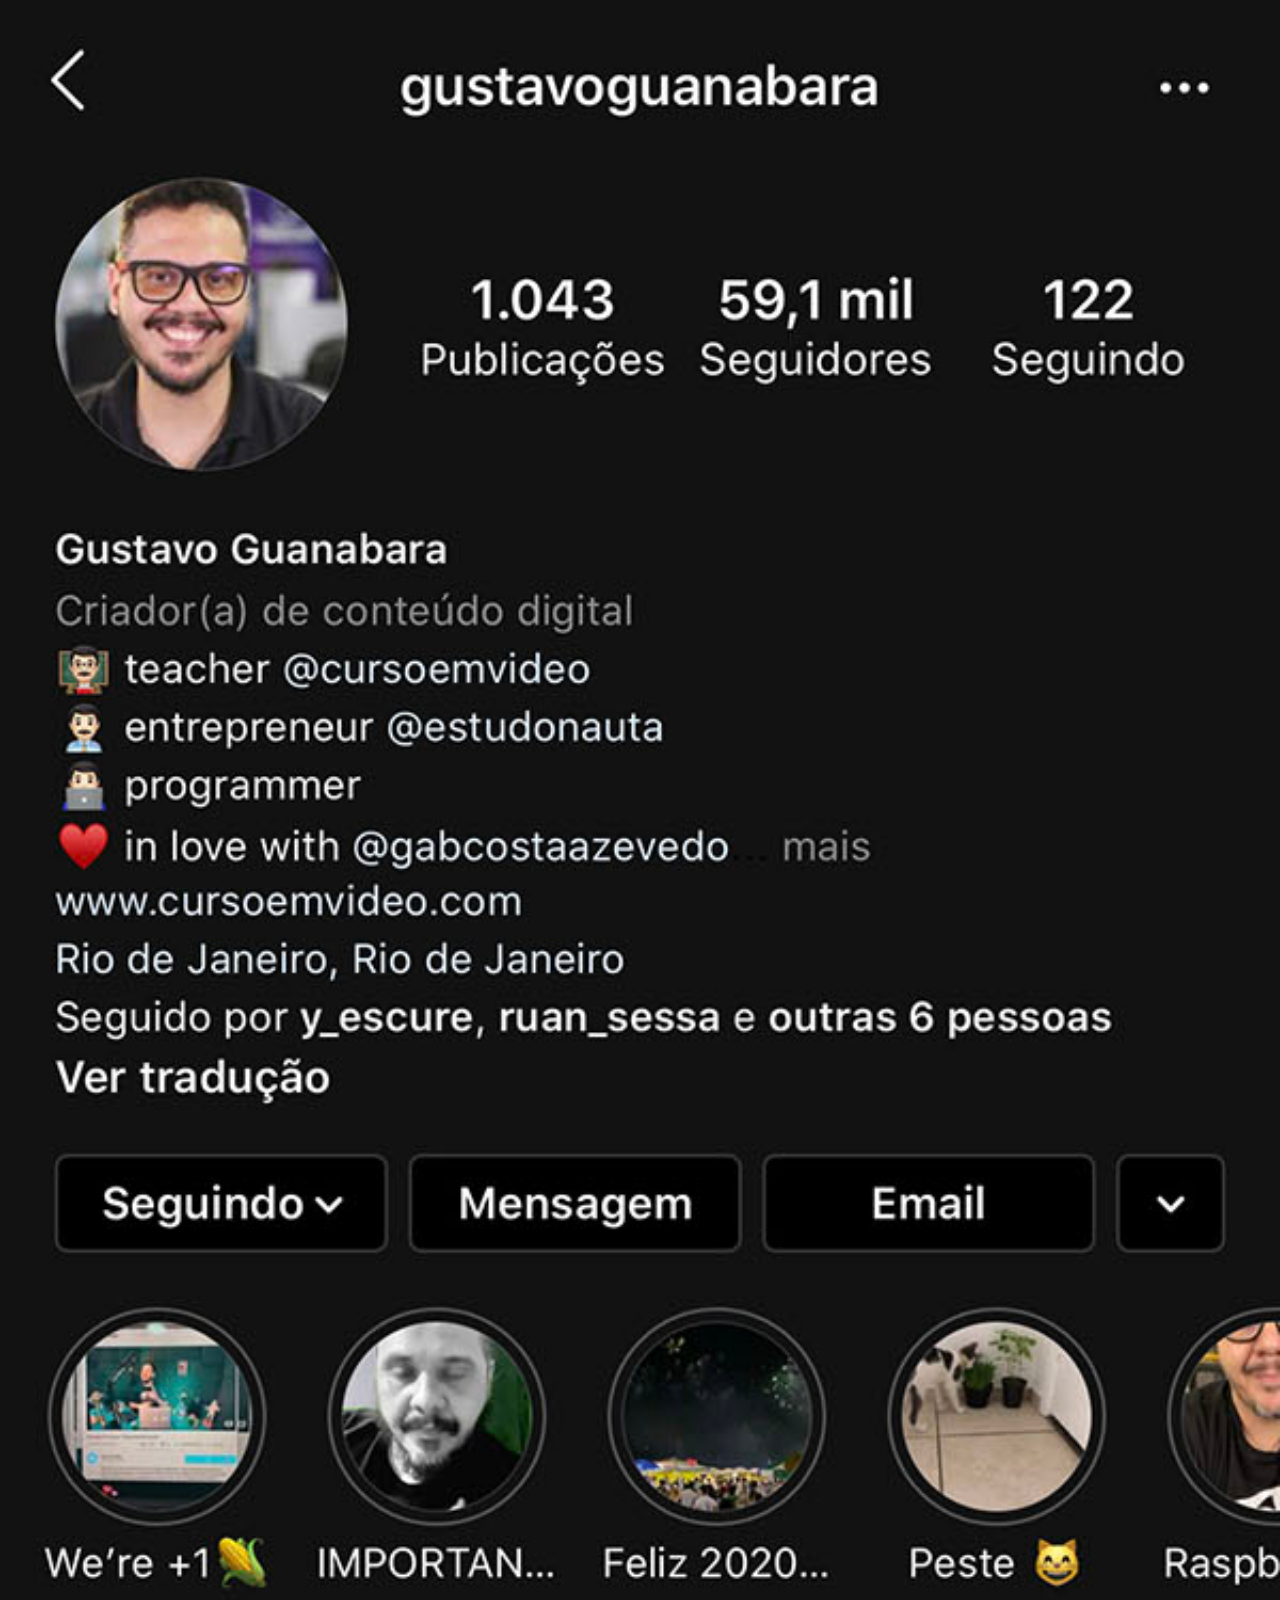
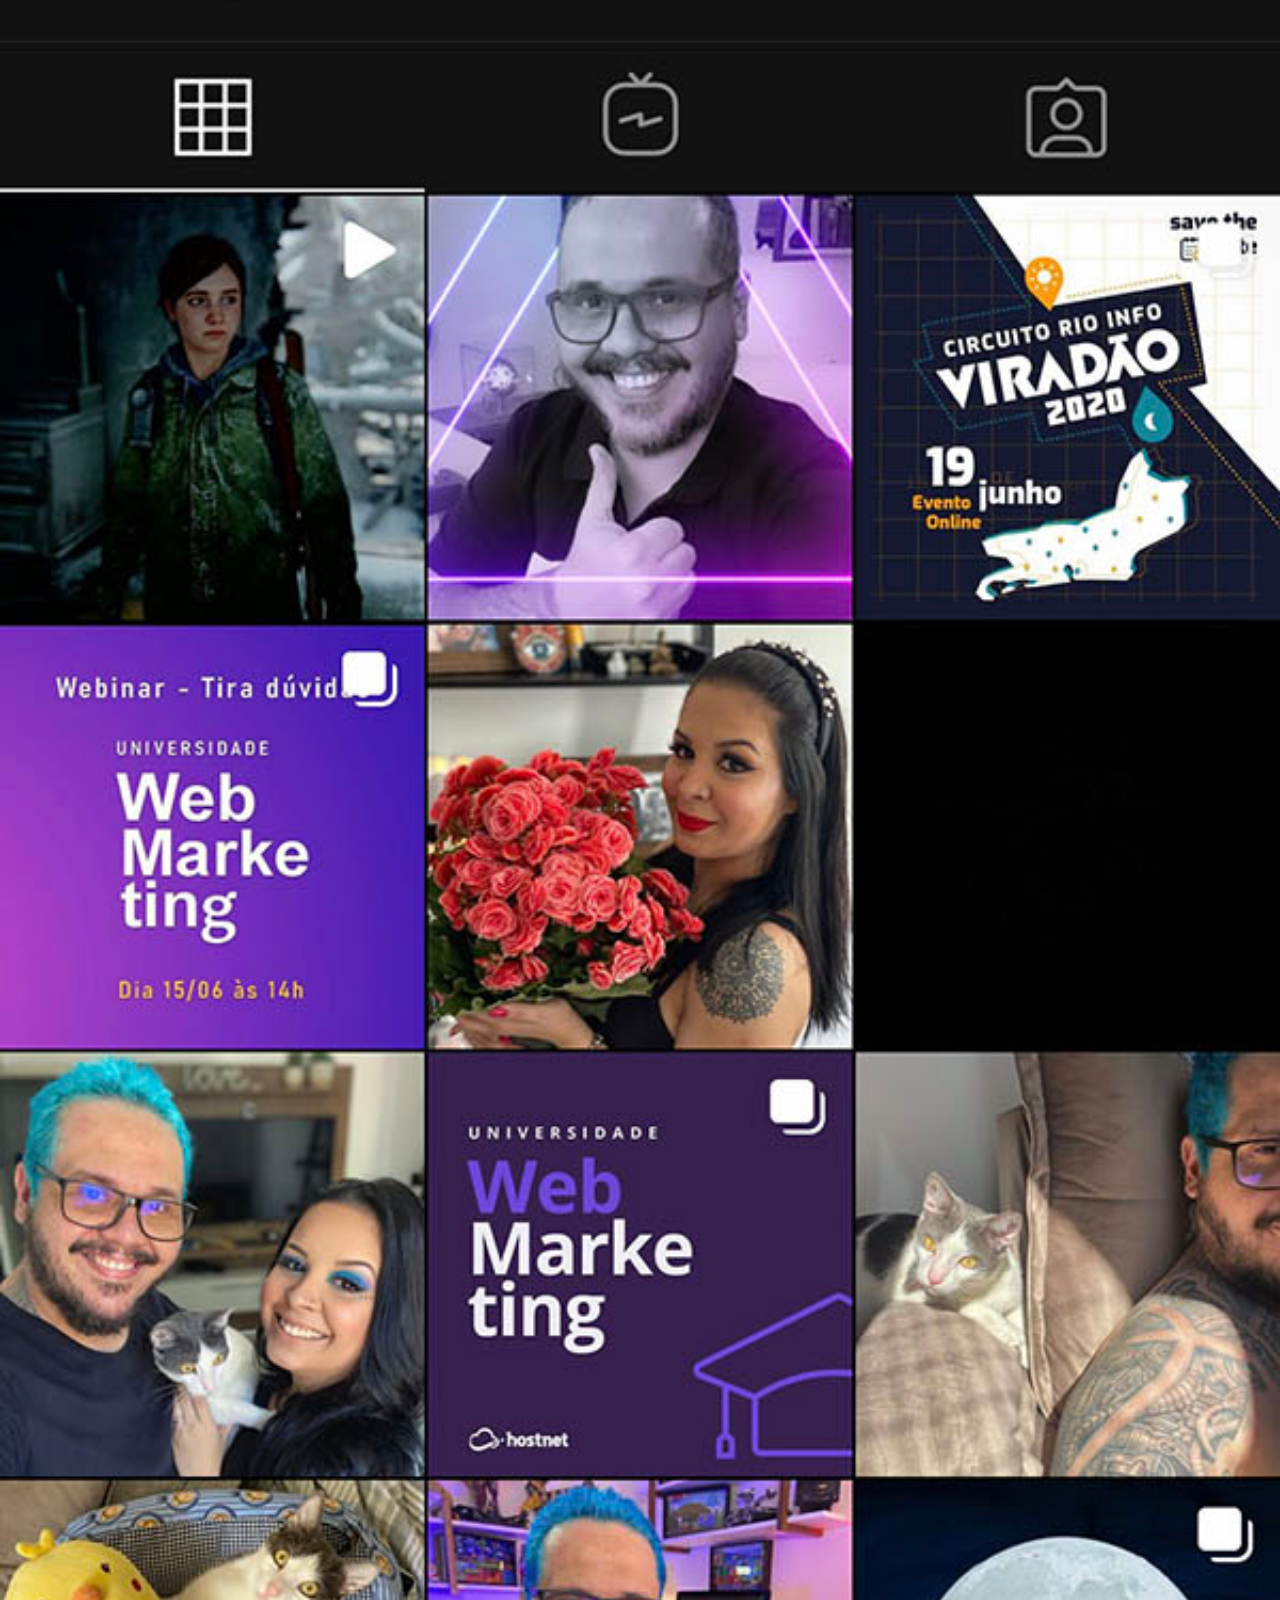
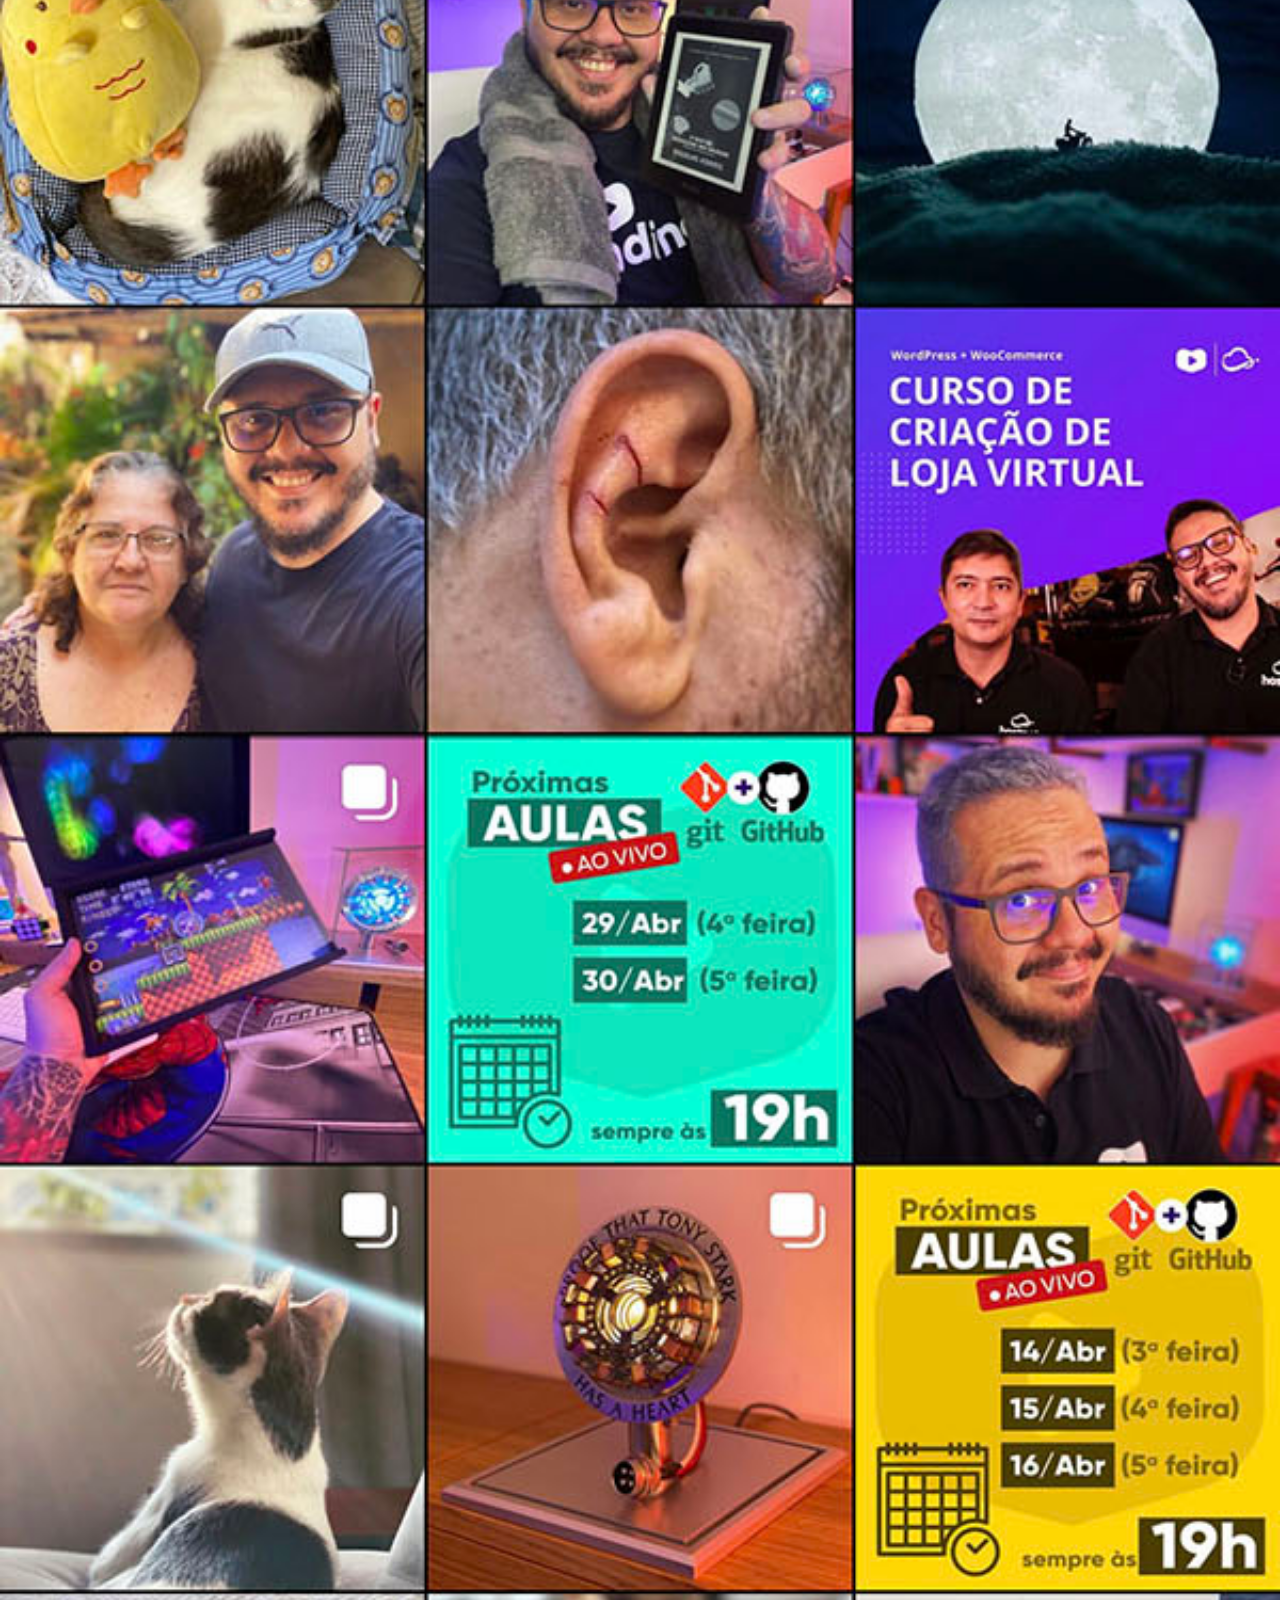
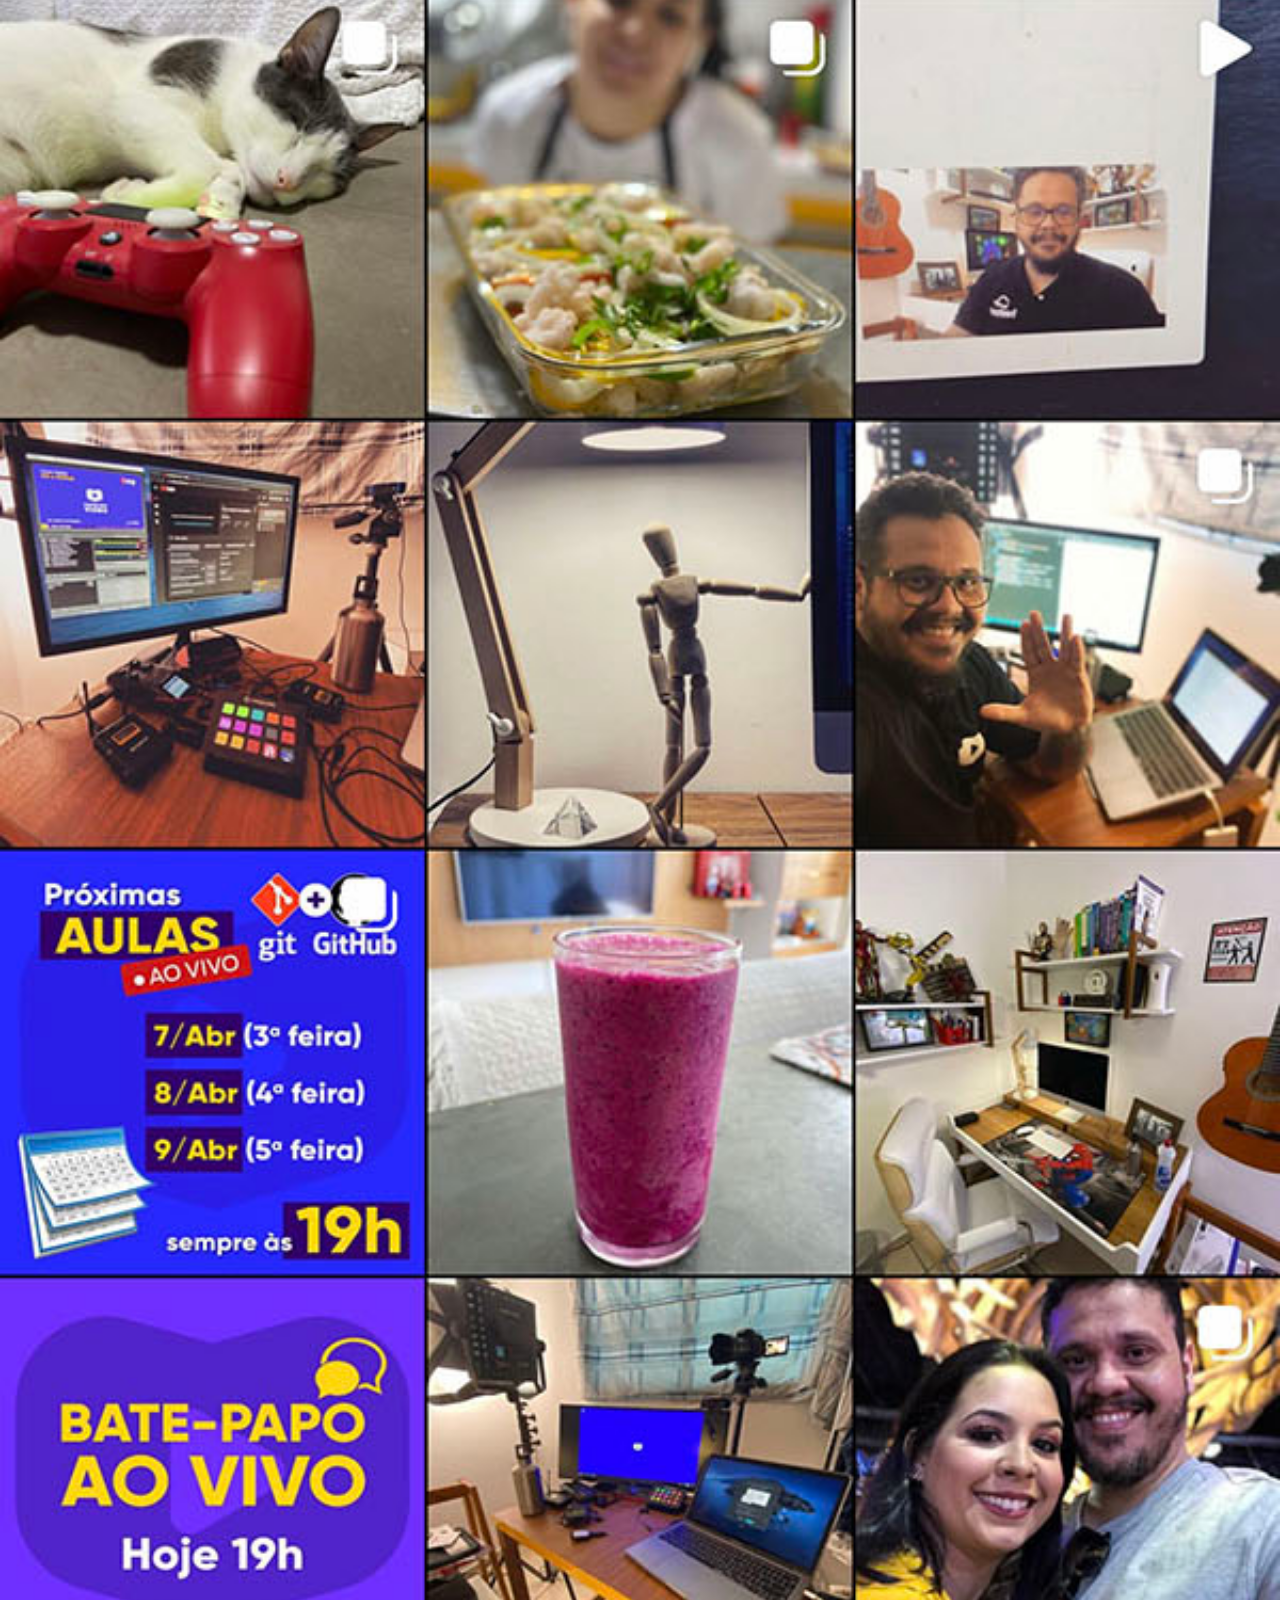
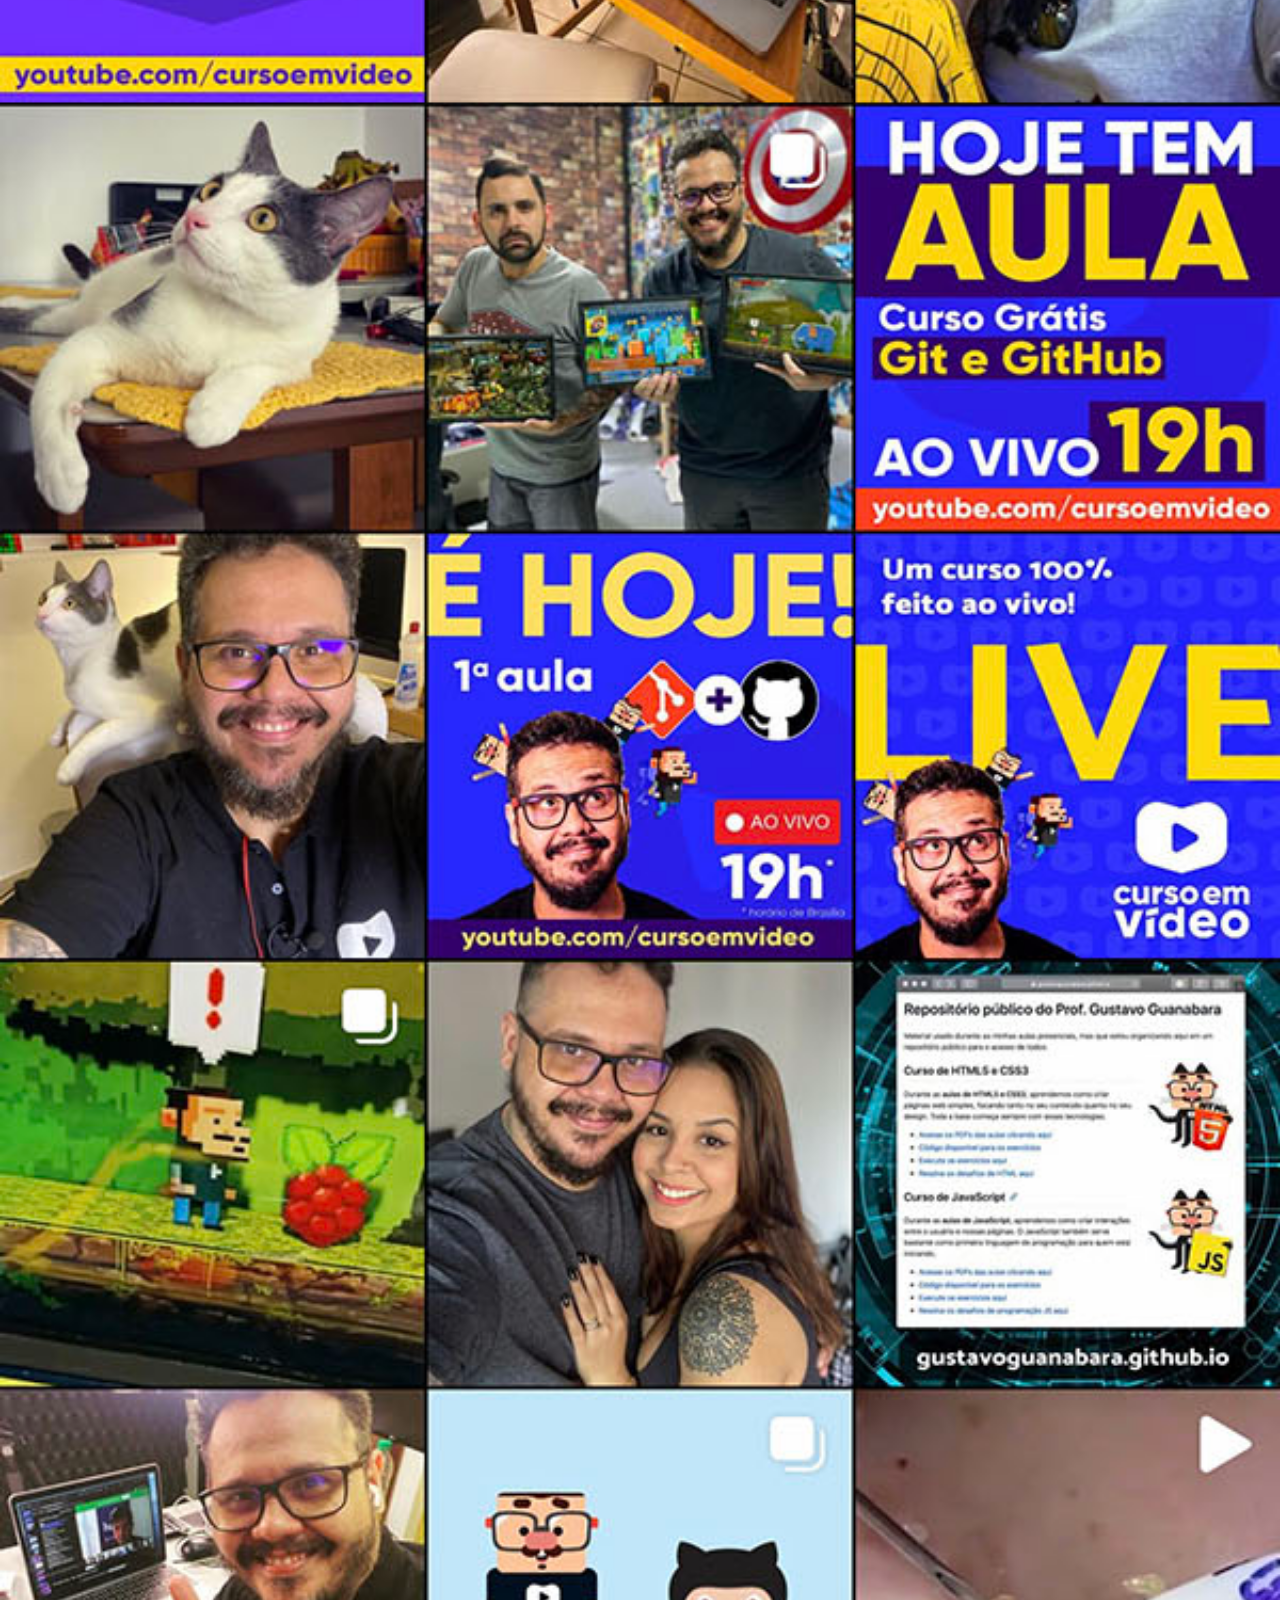
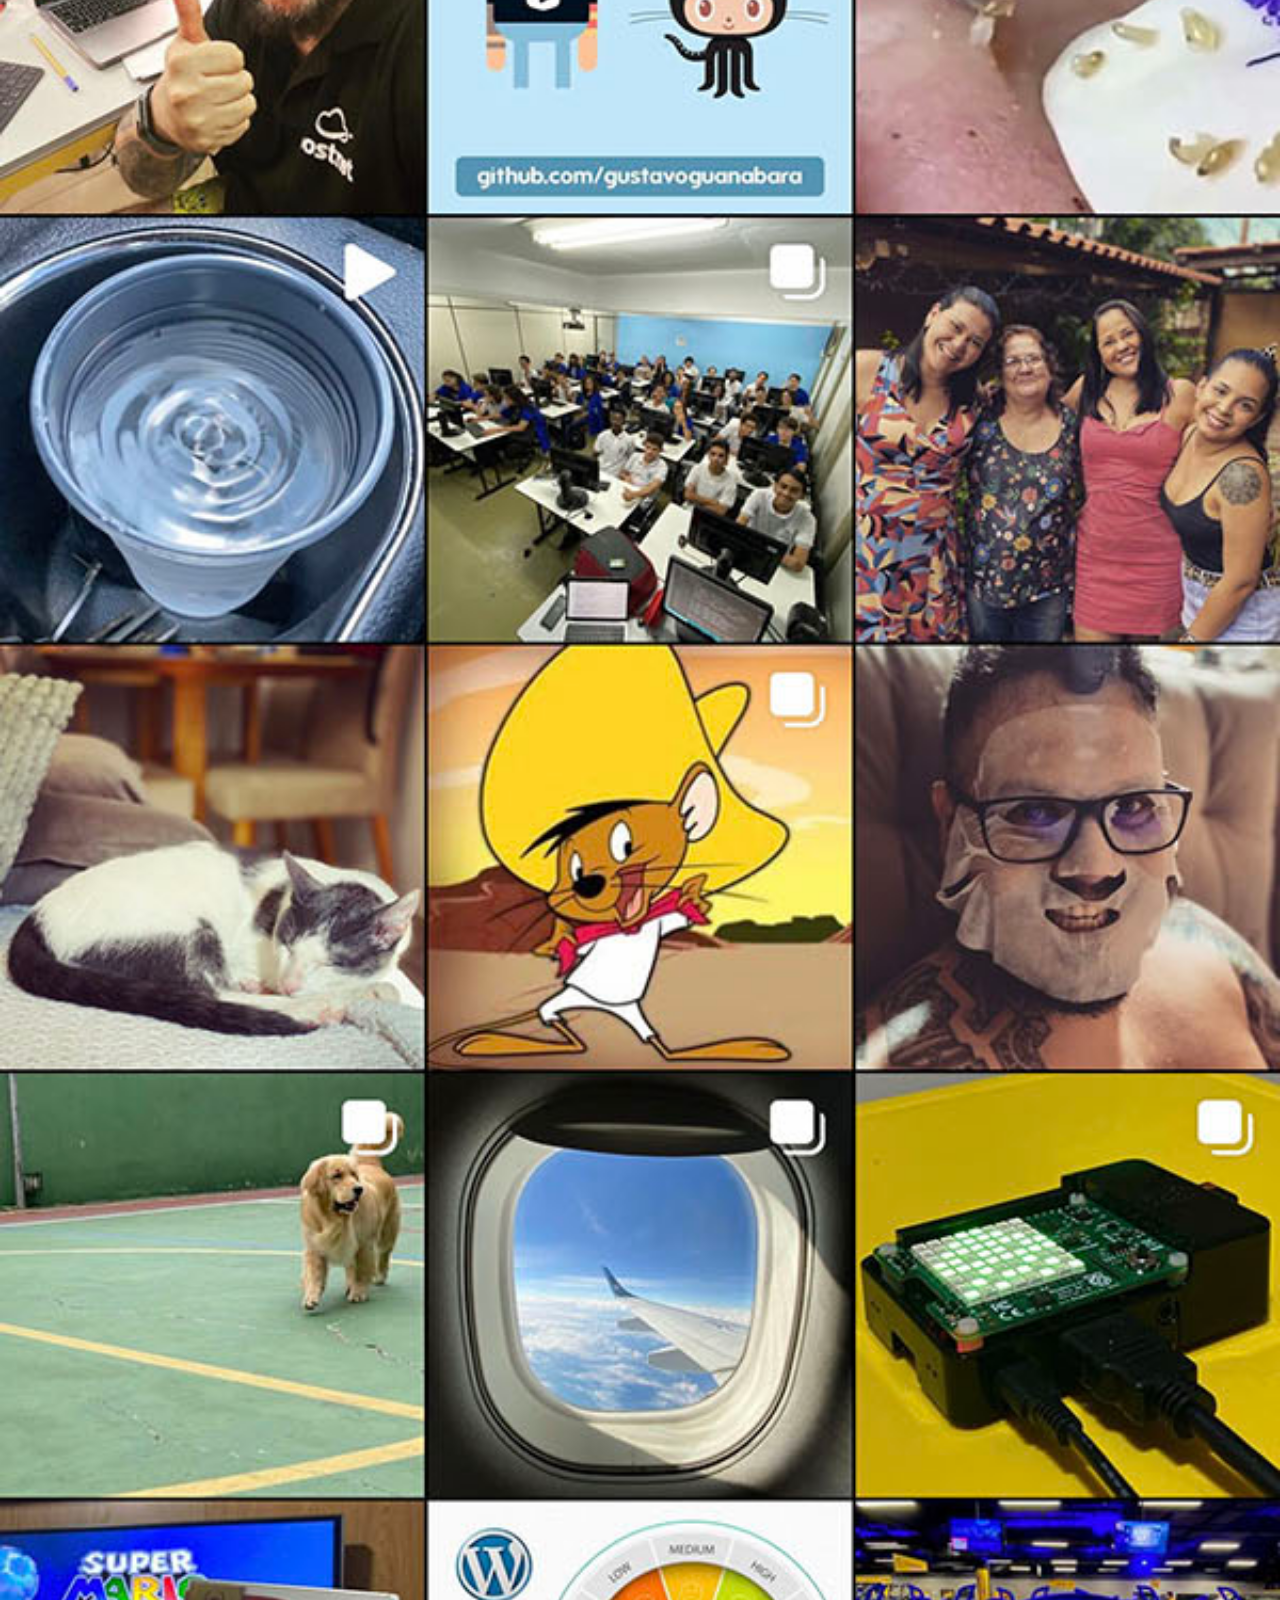
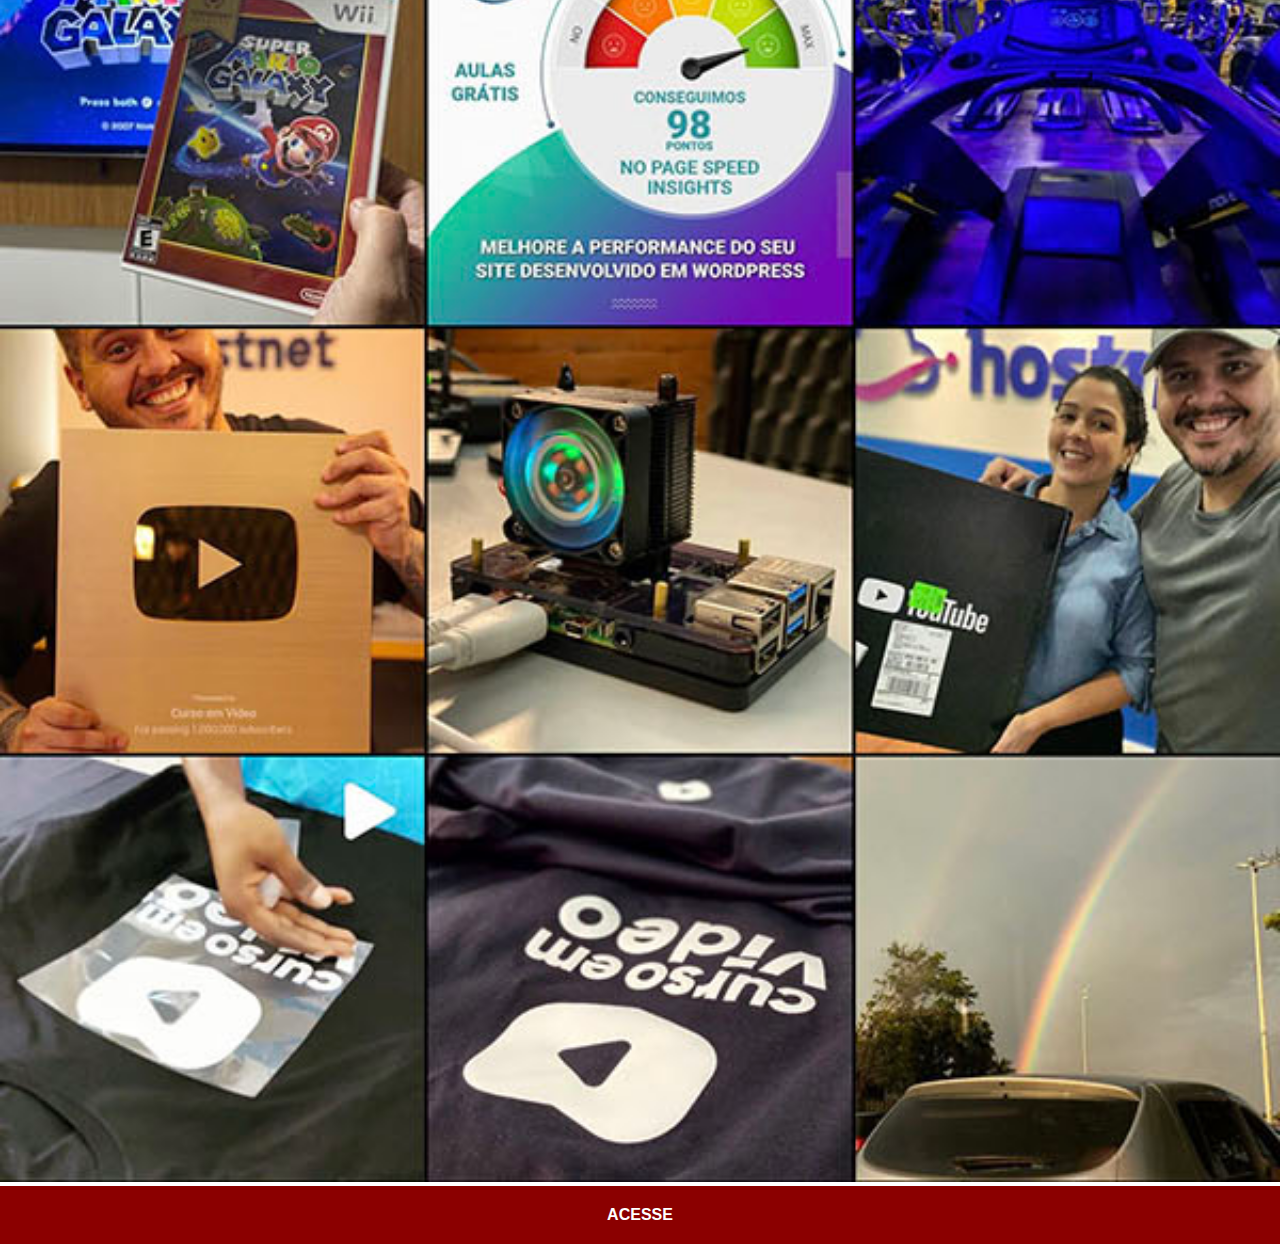
<file: paginas/instagram.html>
<!DOCTYPE html>
<html lang="pt-br">

<head>
    <meta charset="UTF-8">
    <meta name="viewport" content="width=device-width, initial-scale=1.0">
    <title>Document</title>
    <link rel="stylesheet" href="../estilo/social.css">
</head>

<body>
    <img src="../imagens/tela-instagram.jpg" alt="Instagram">
    <a href="https://www.instagram.com/gustavoguanabara/">ACESSE</a>

</body>

</html>
</file>
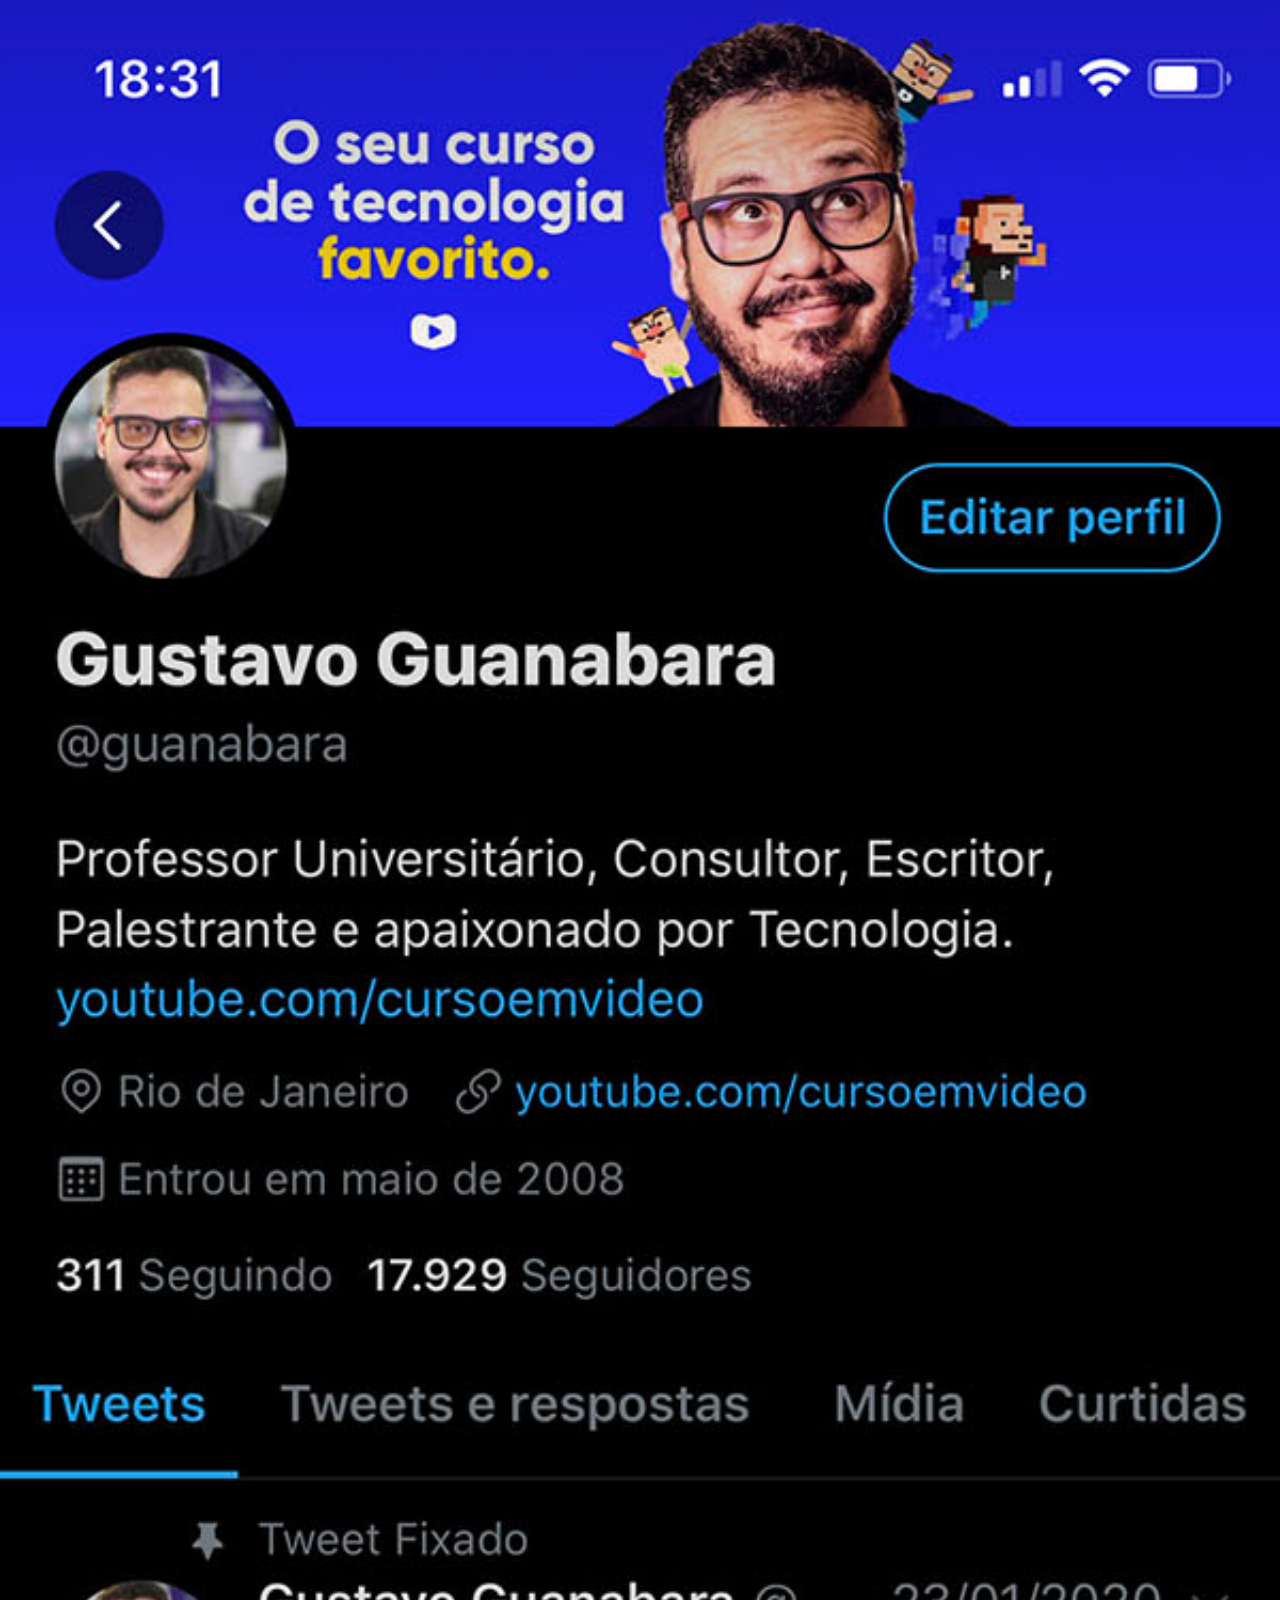
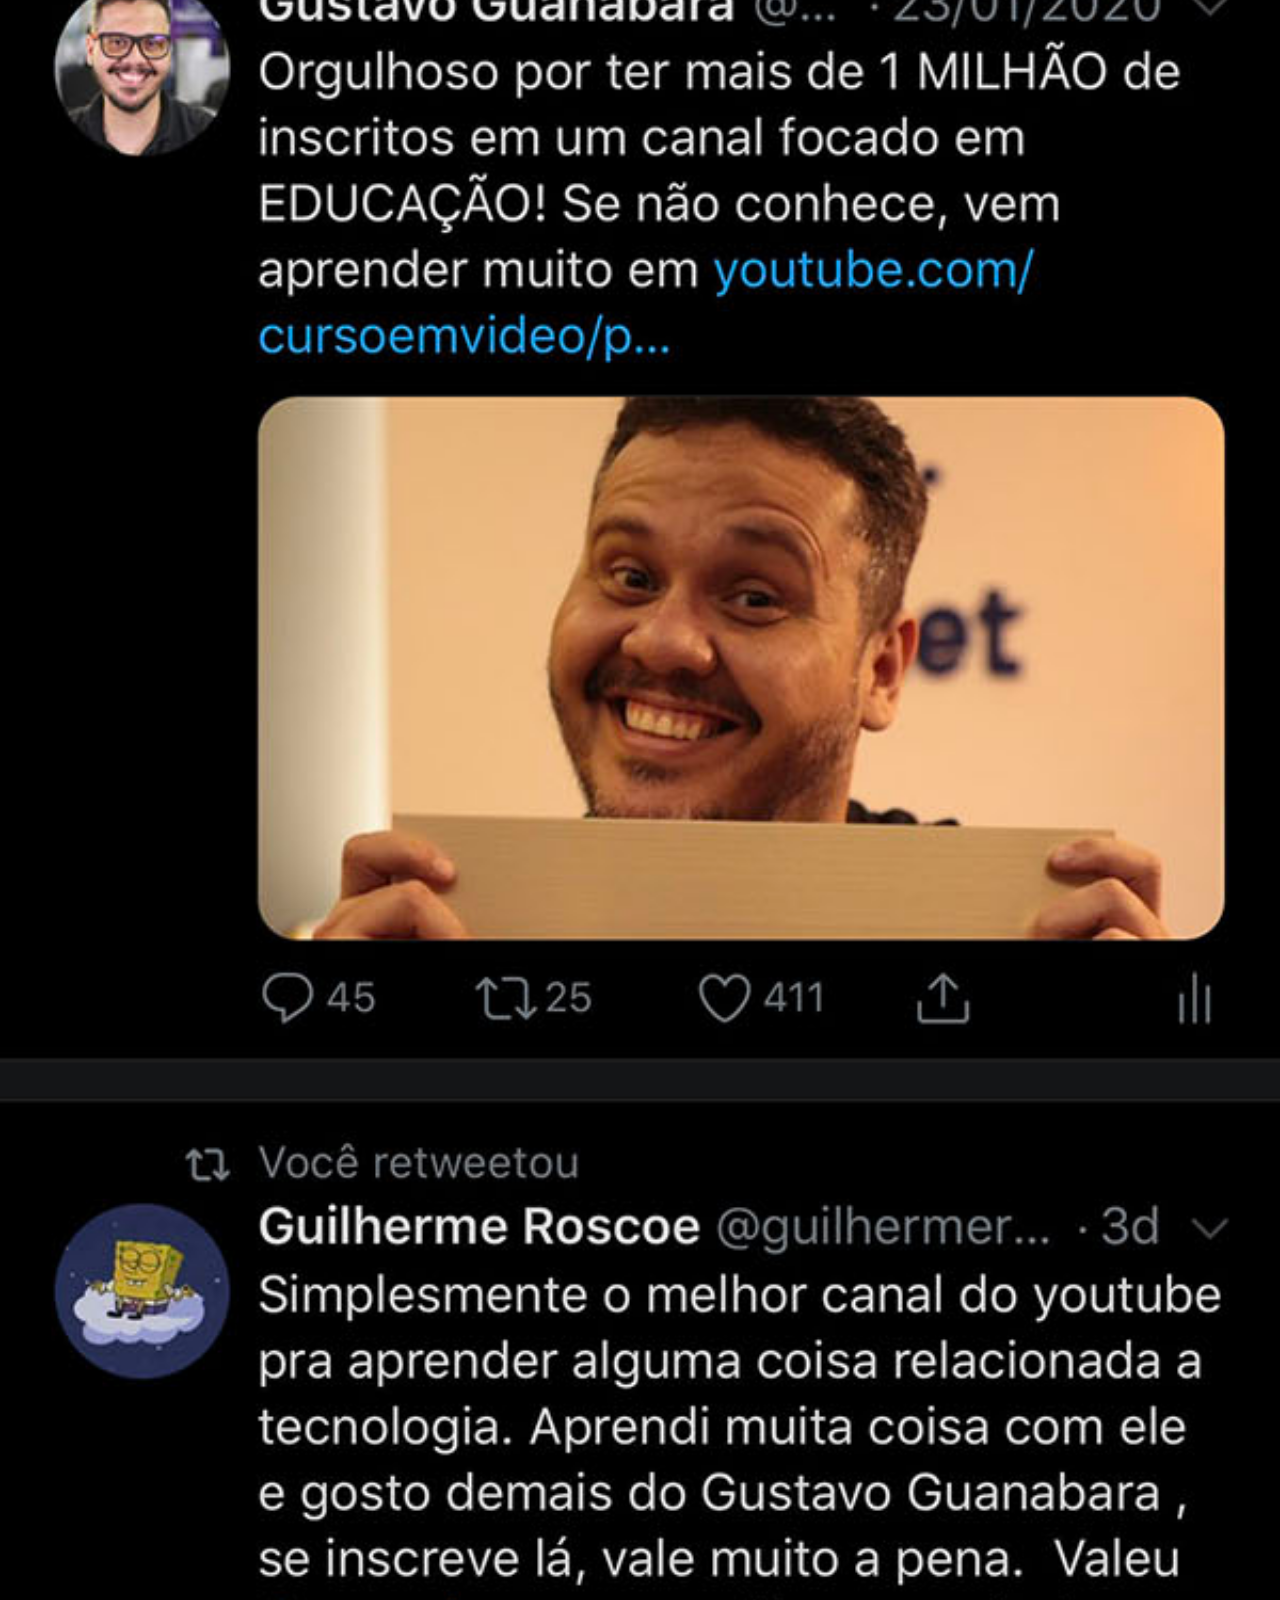
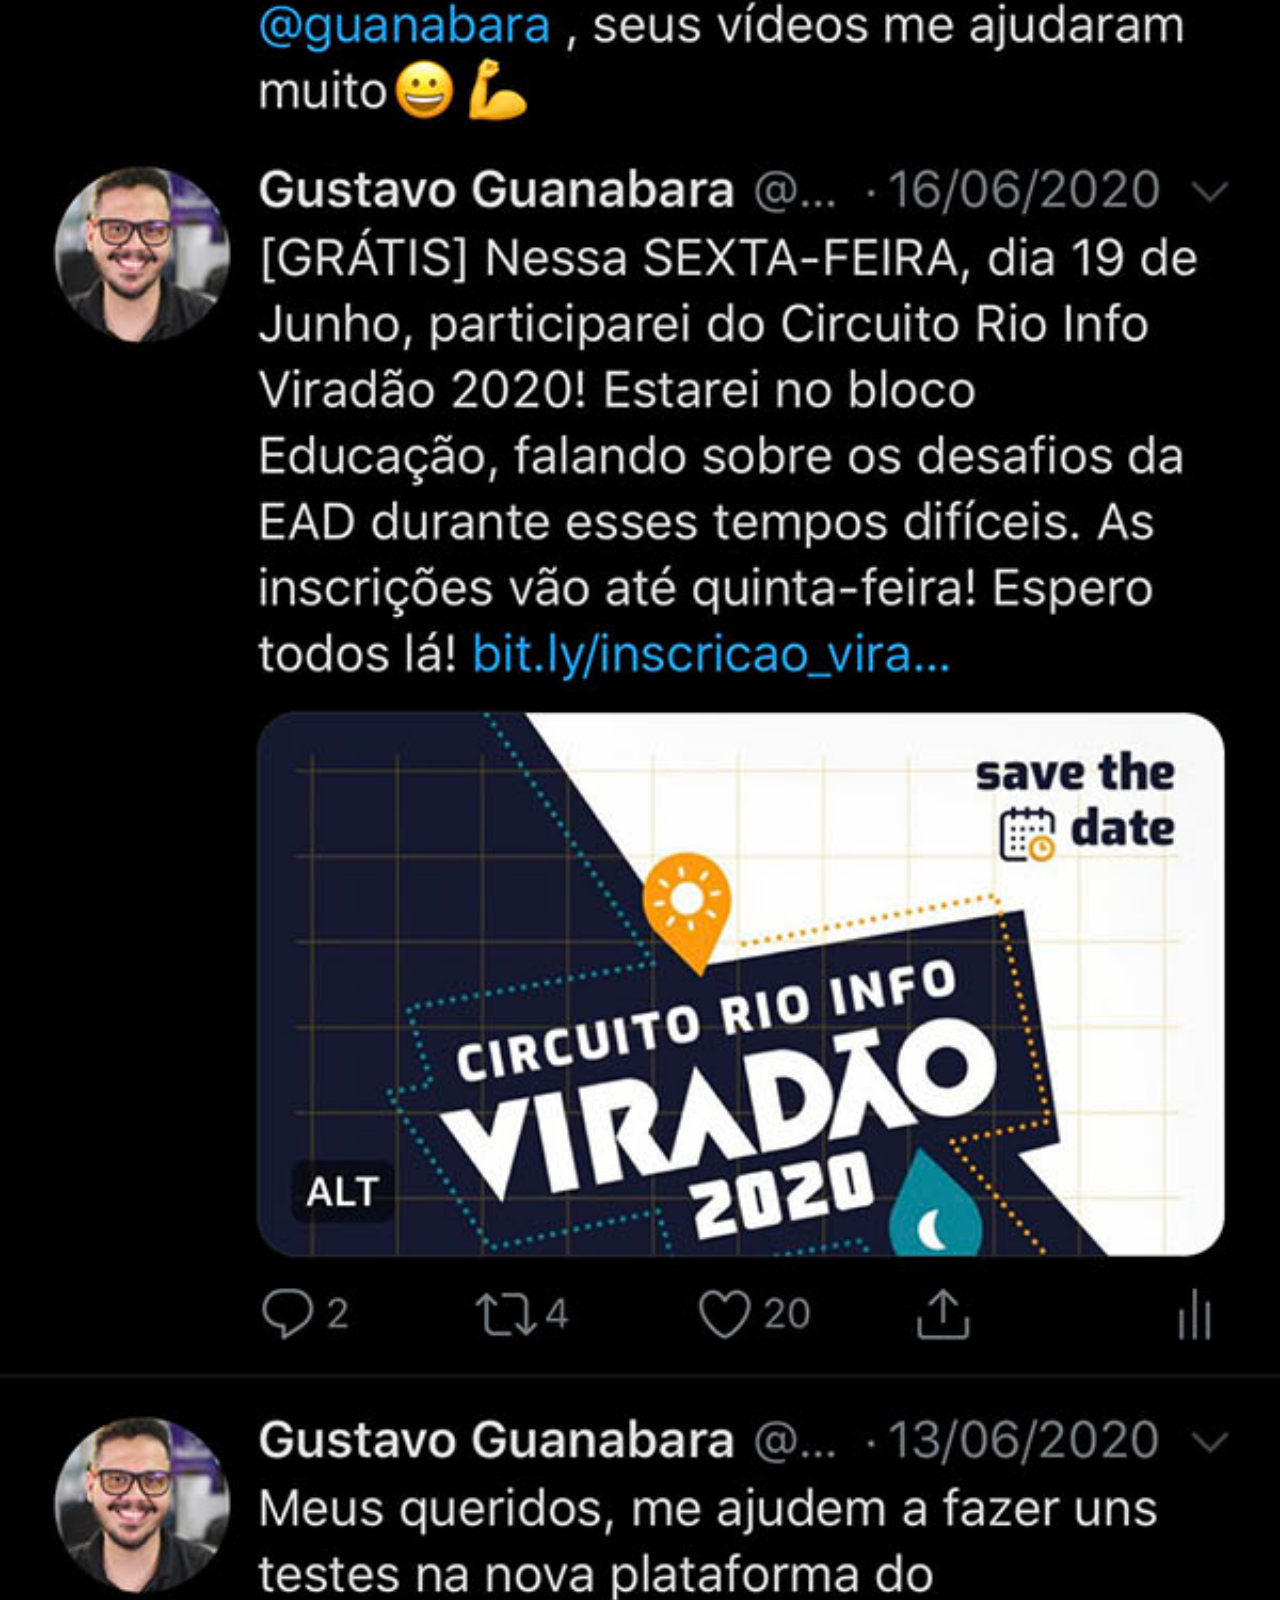
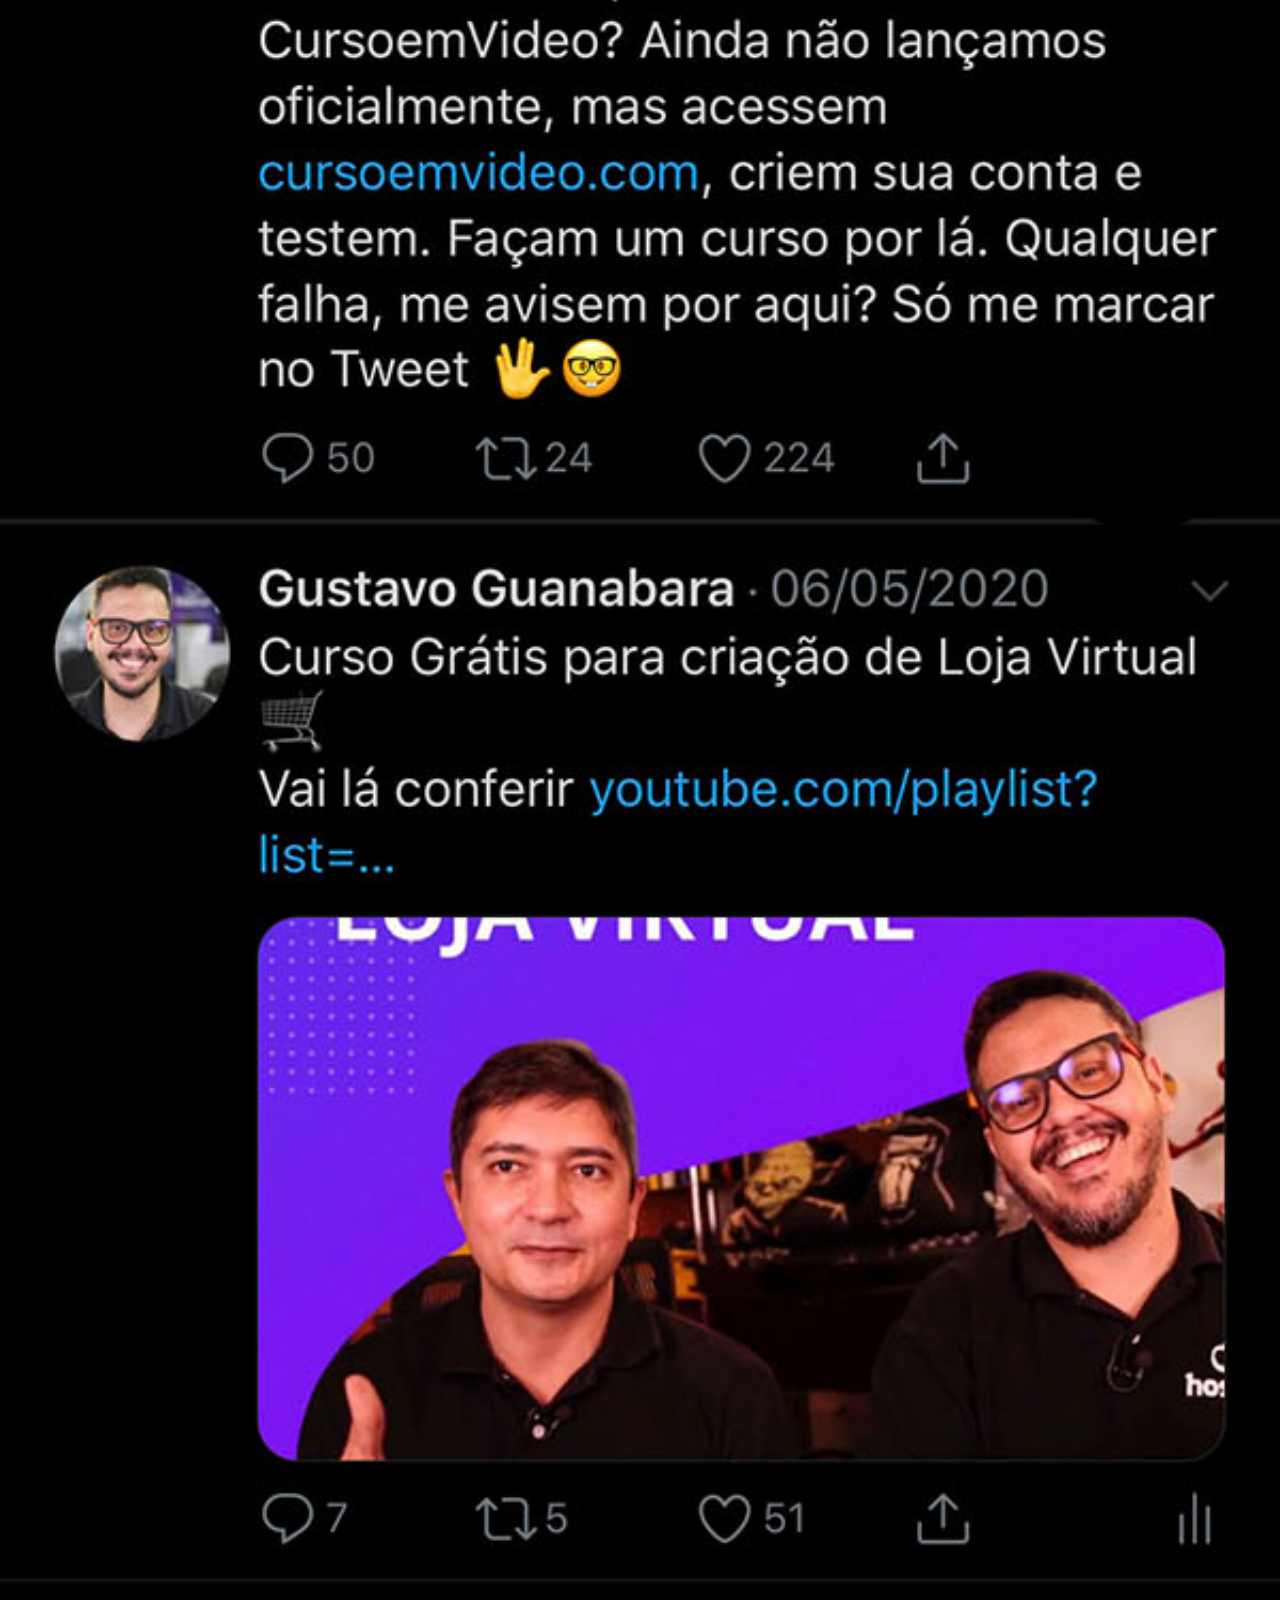
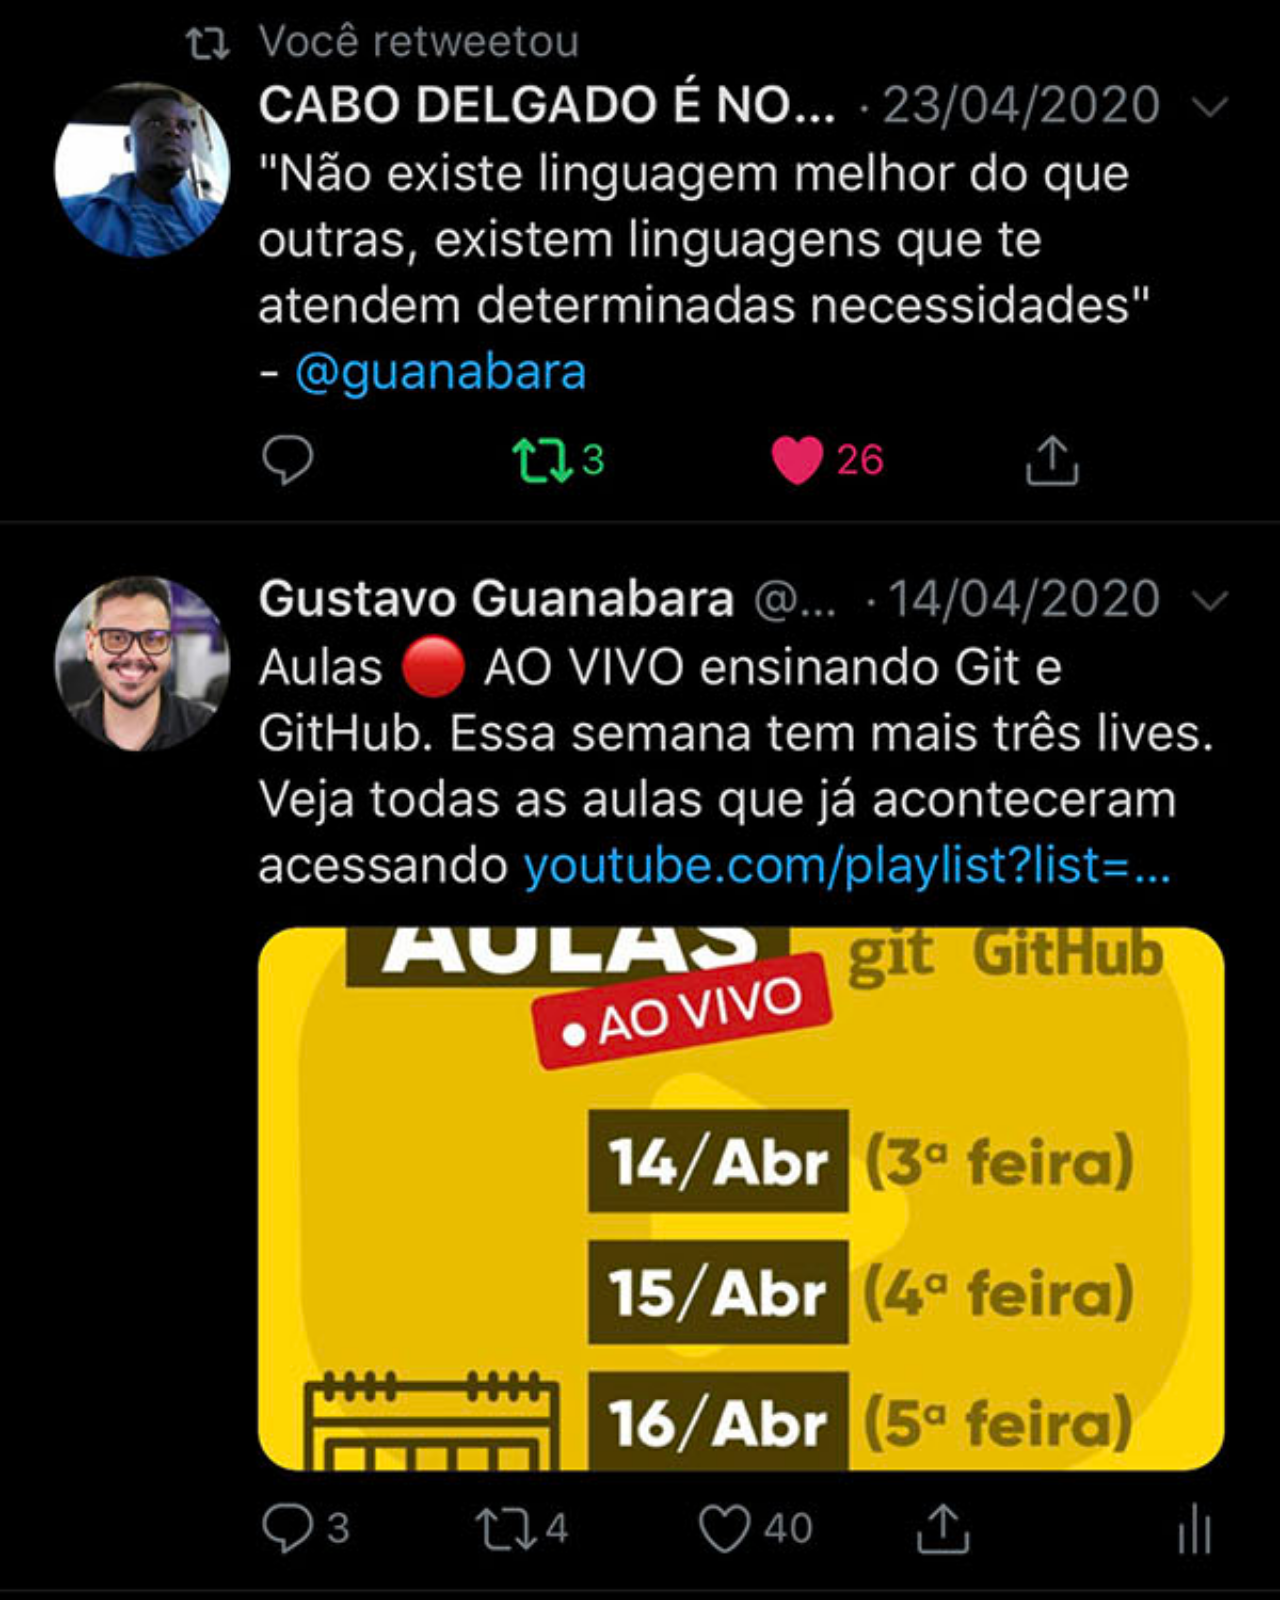
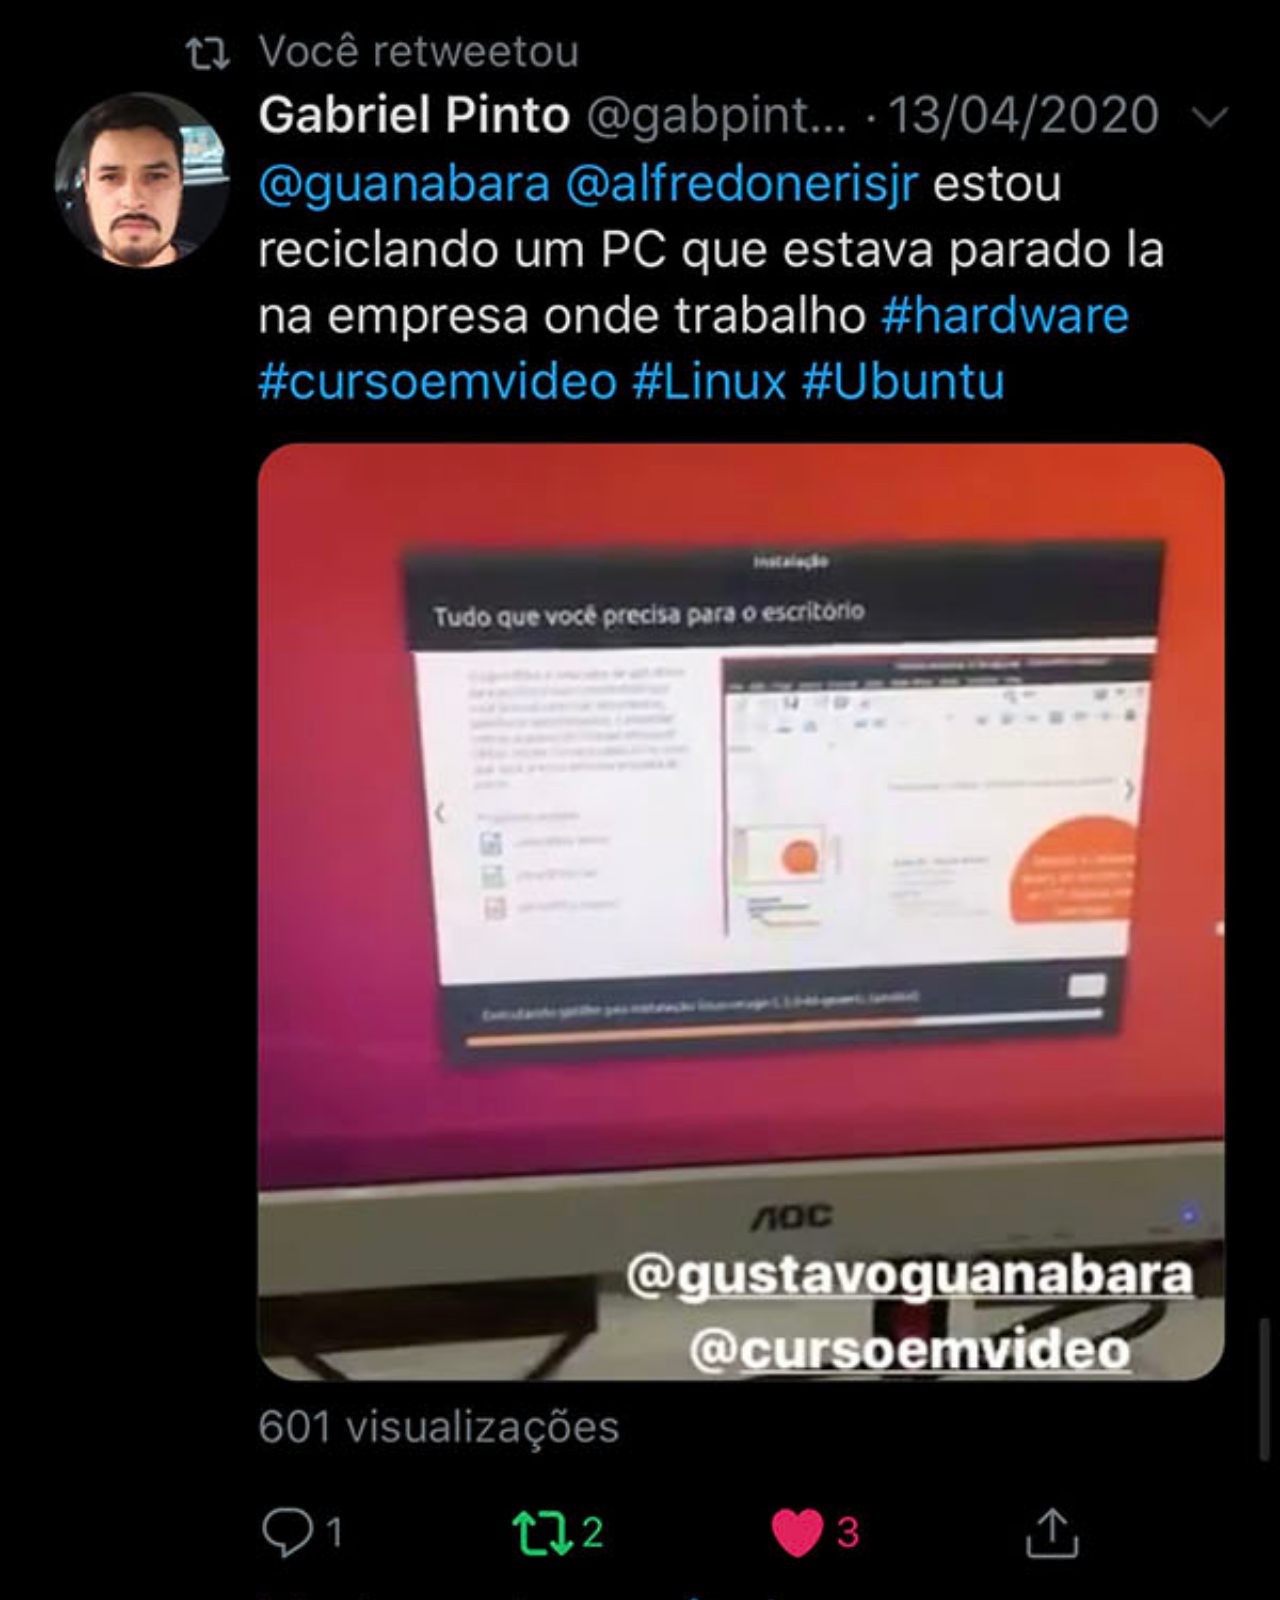
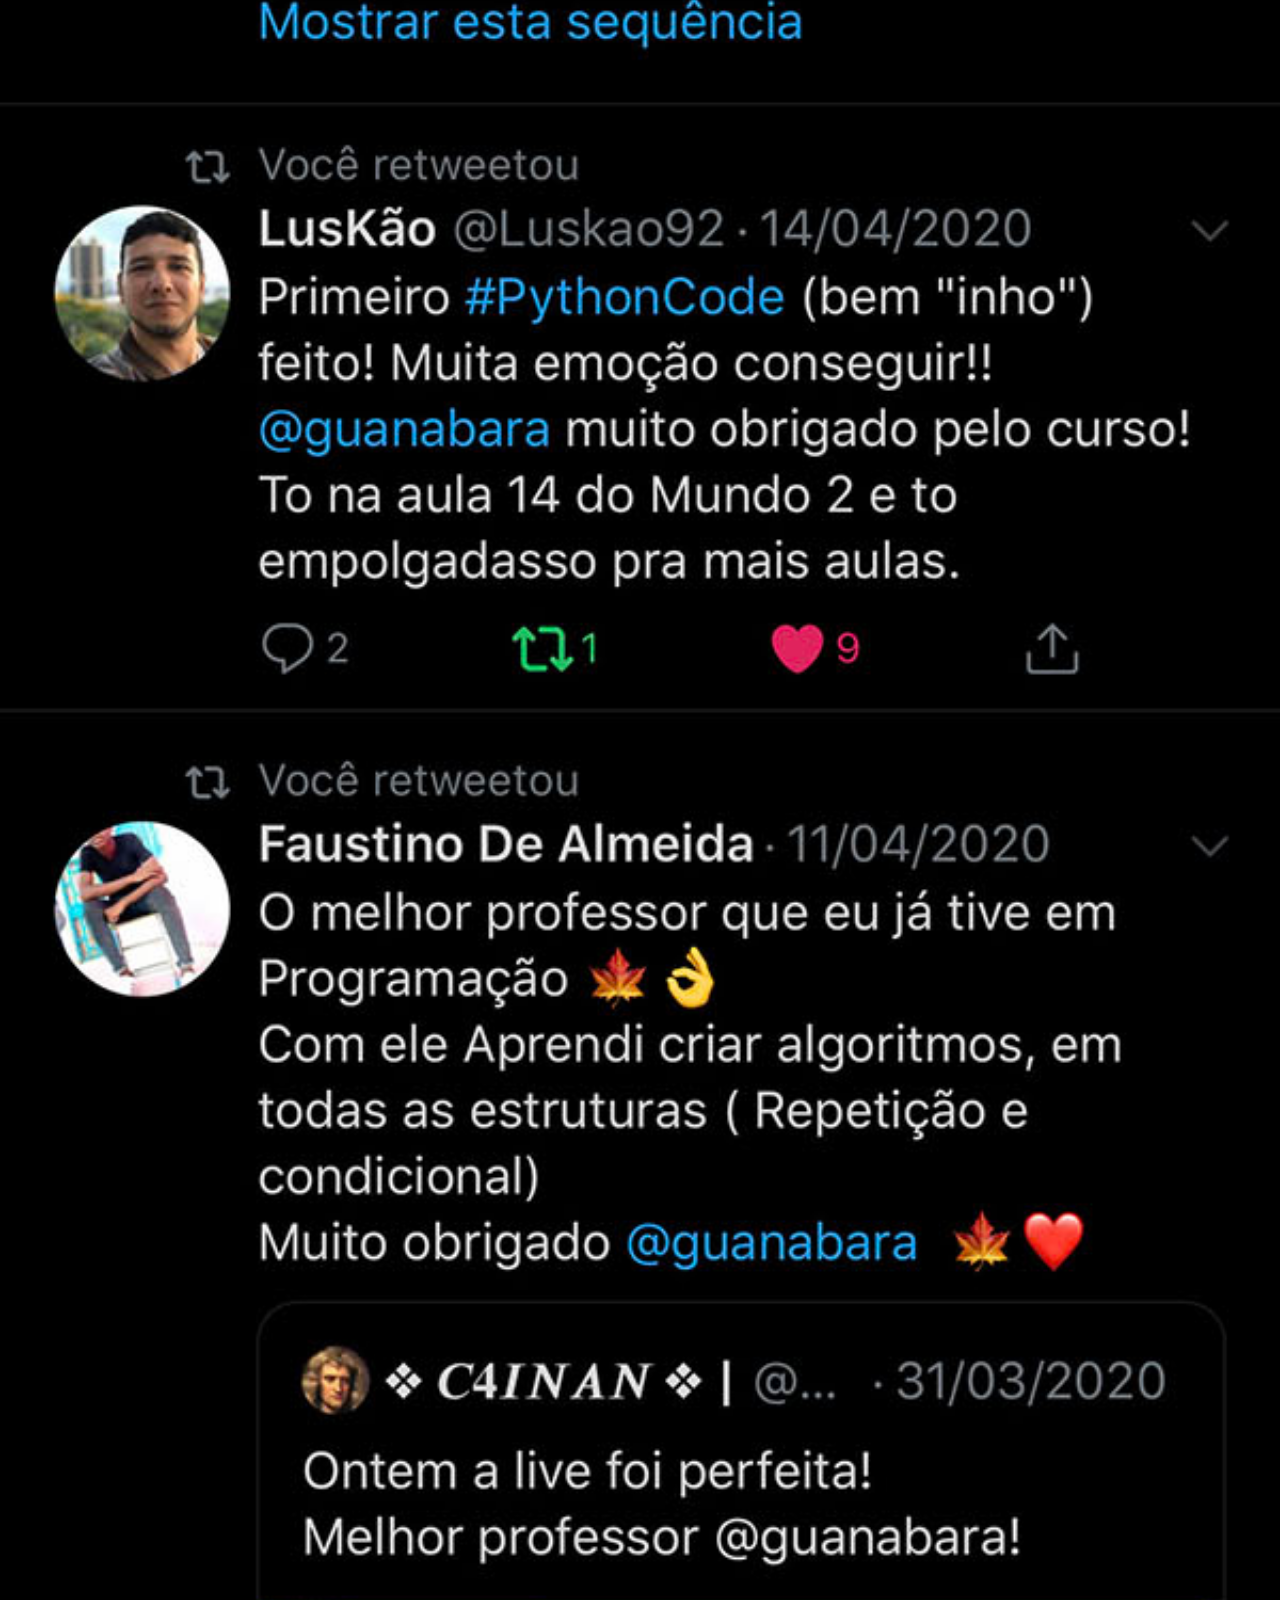
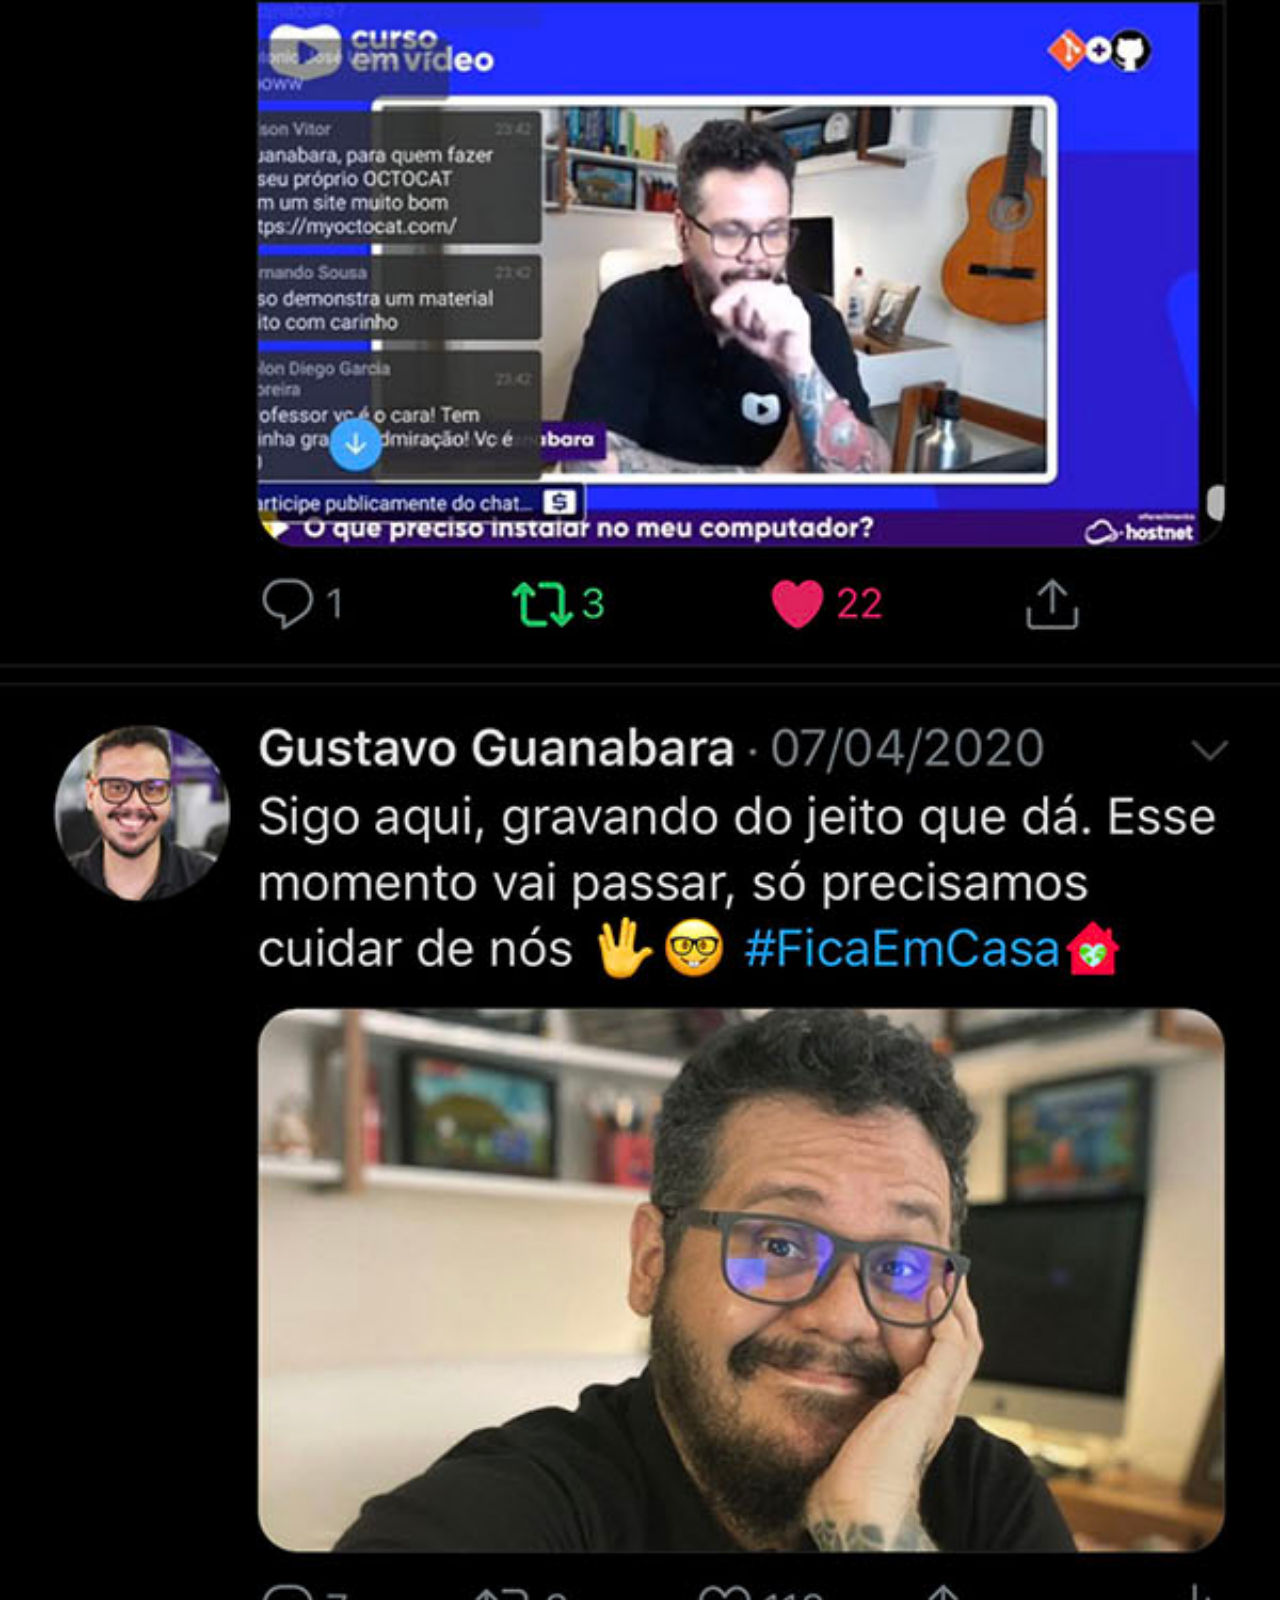
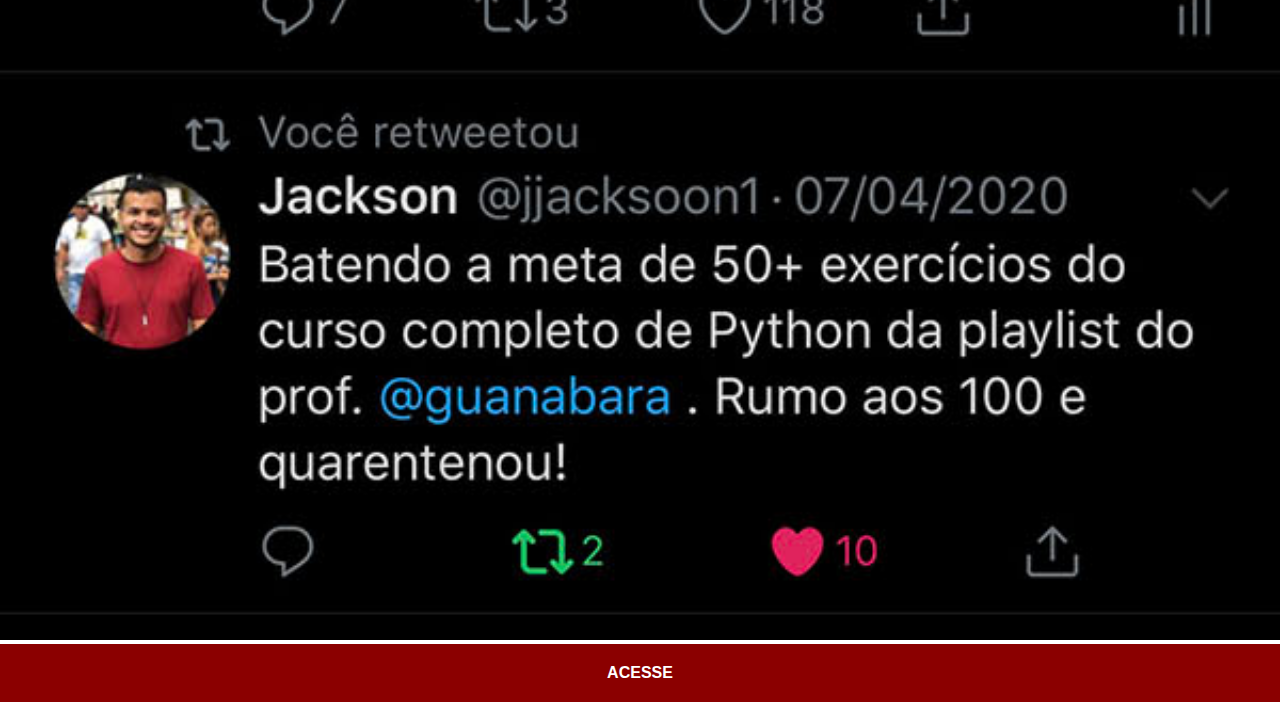
<file: paginas/twitter.html>
<!DOCTYPE html>
<html lang="pt-br">
<head>
    <meta charset="UTF-8">
    <meta name="viewport" content="width=device-width, initial-scale=1.0">
    <title>Document</title>
    <link rel="stylesheet" href="../estilo/social.css">
</head>
<body>
    <img src="../imagens/tela-twitter.jpg" alt="Twitter">
    <a href="https://twitter.com/guanabara">ACESSE</a>
    
</body>
</html>
</file>
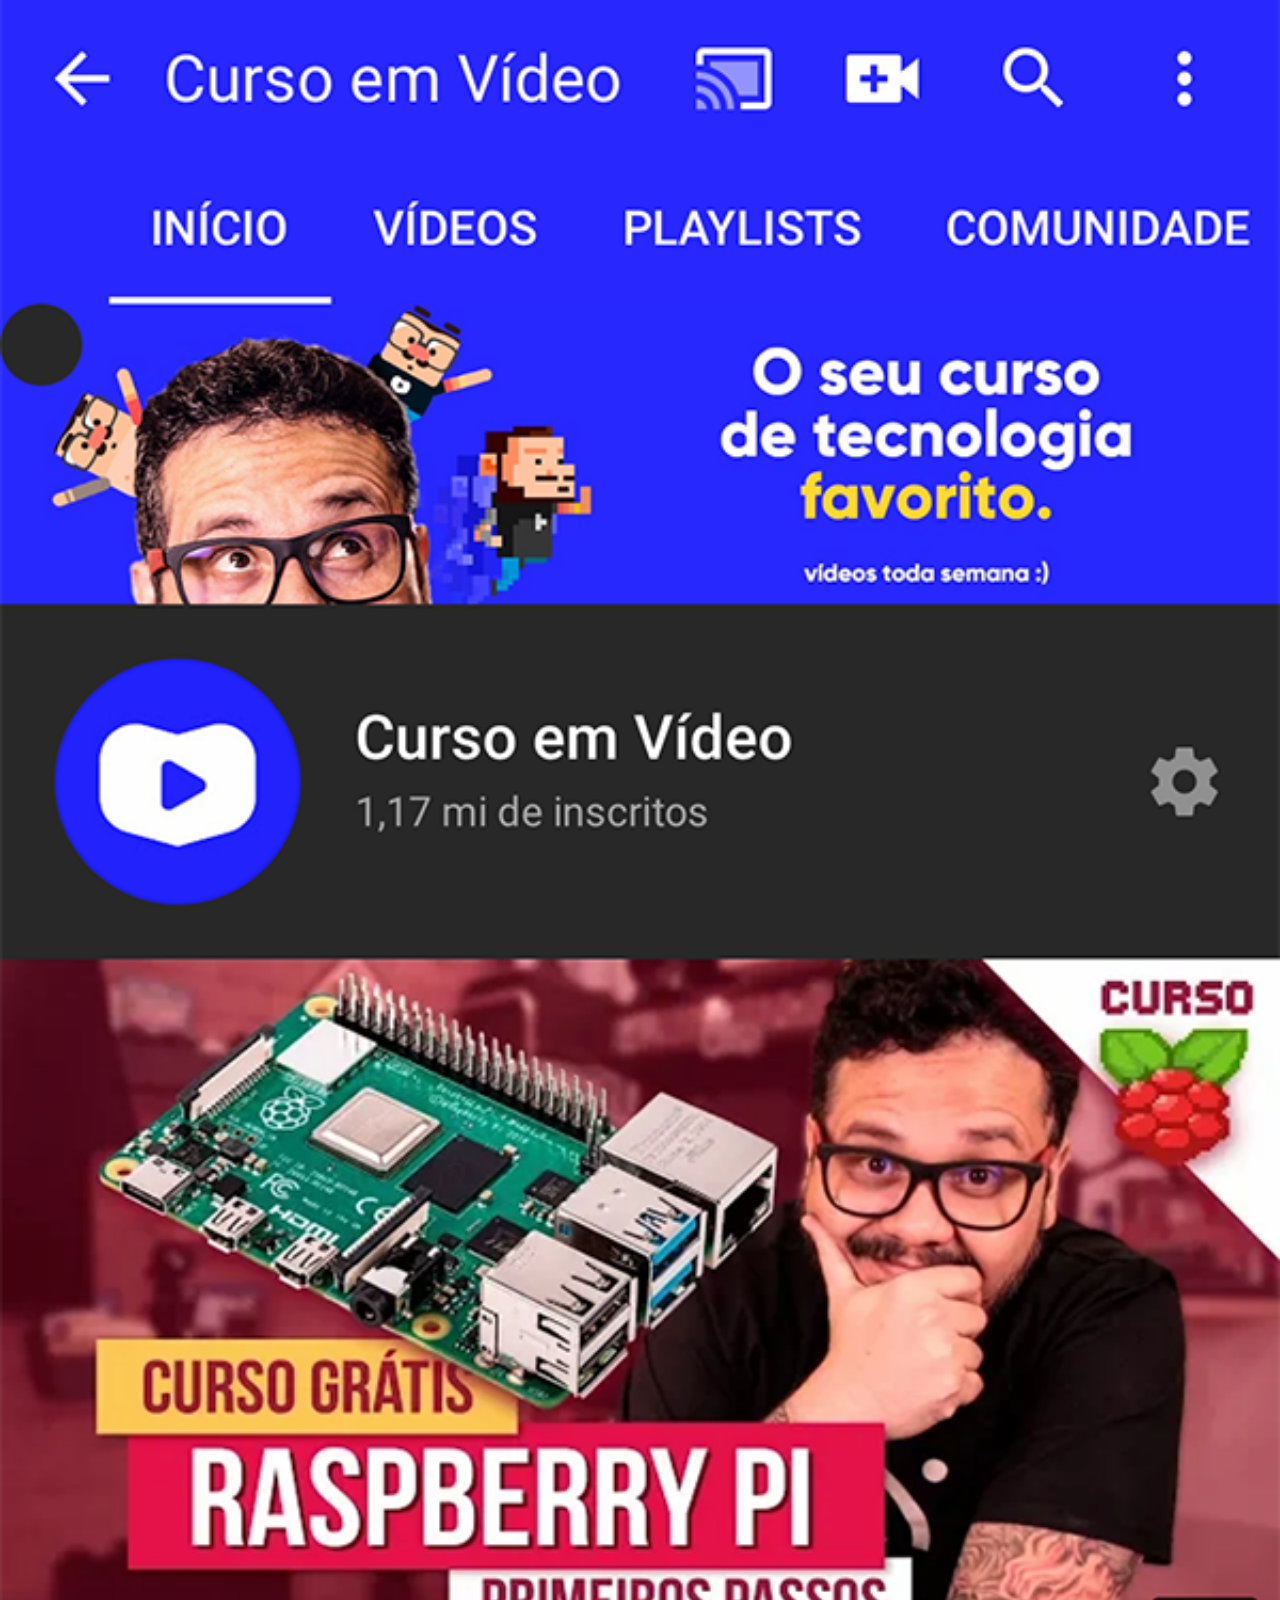
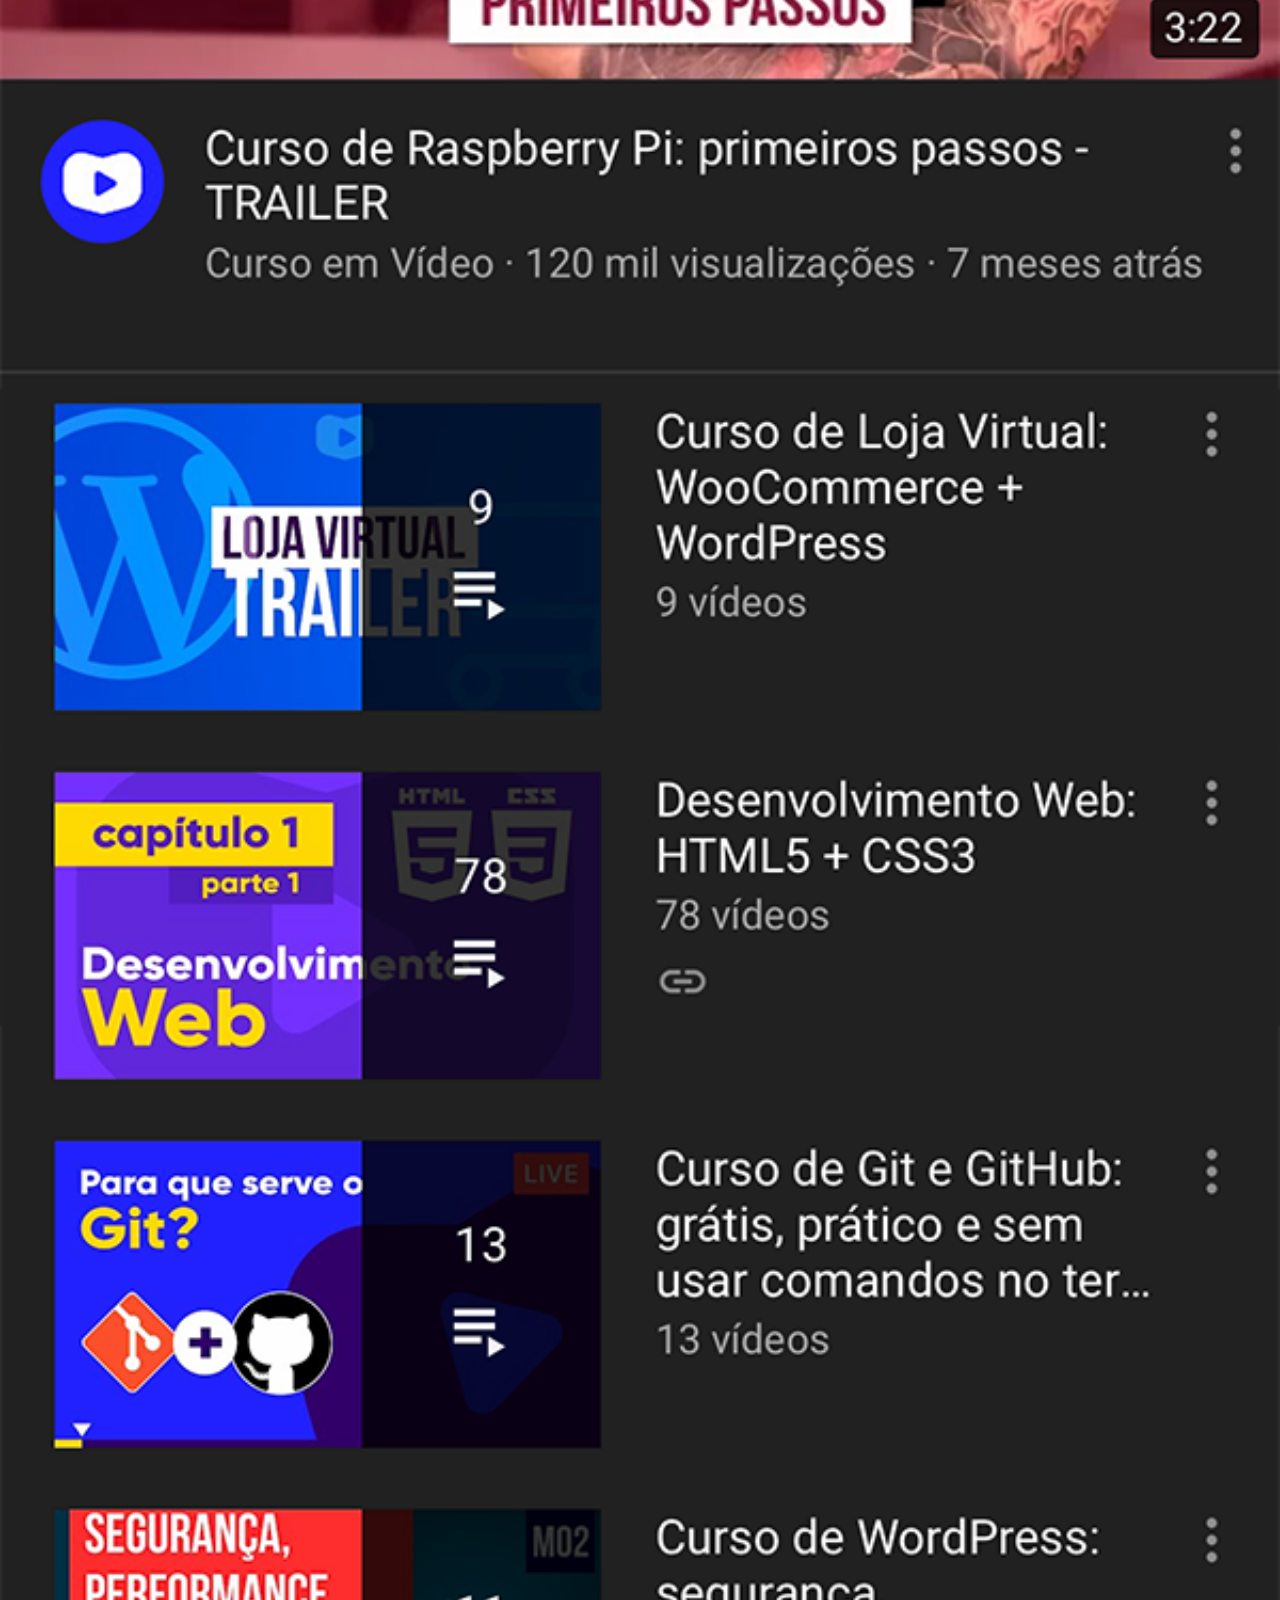
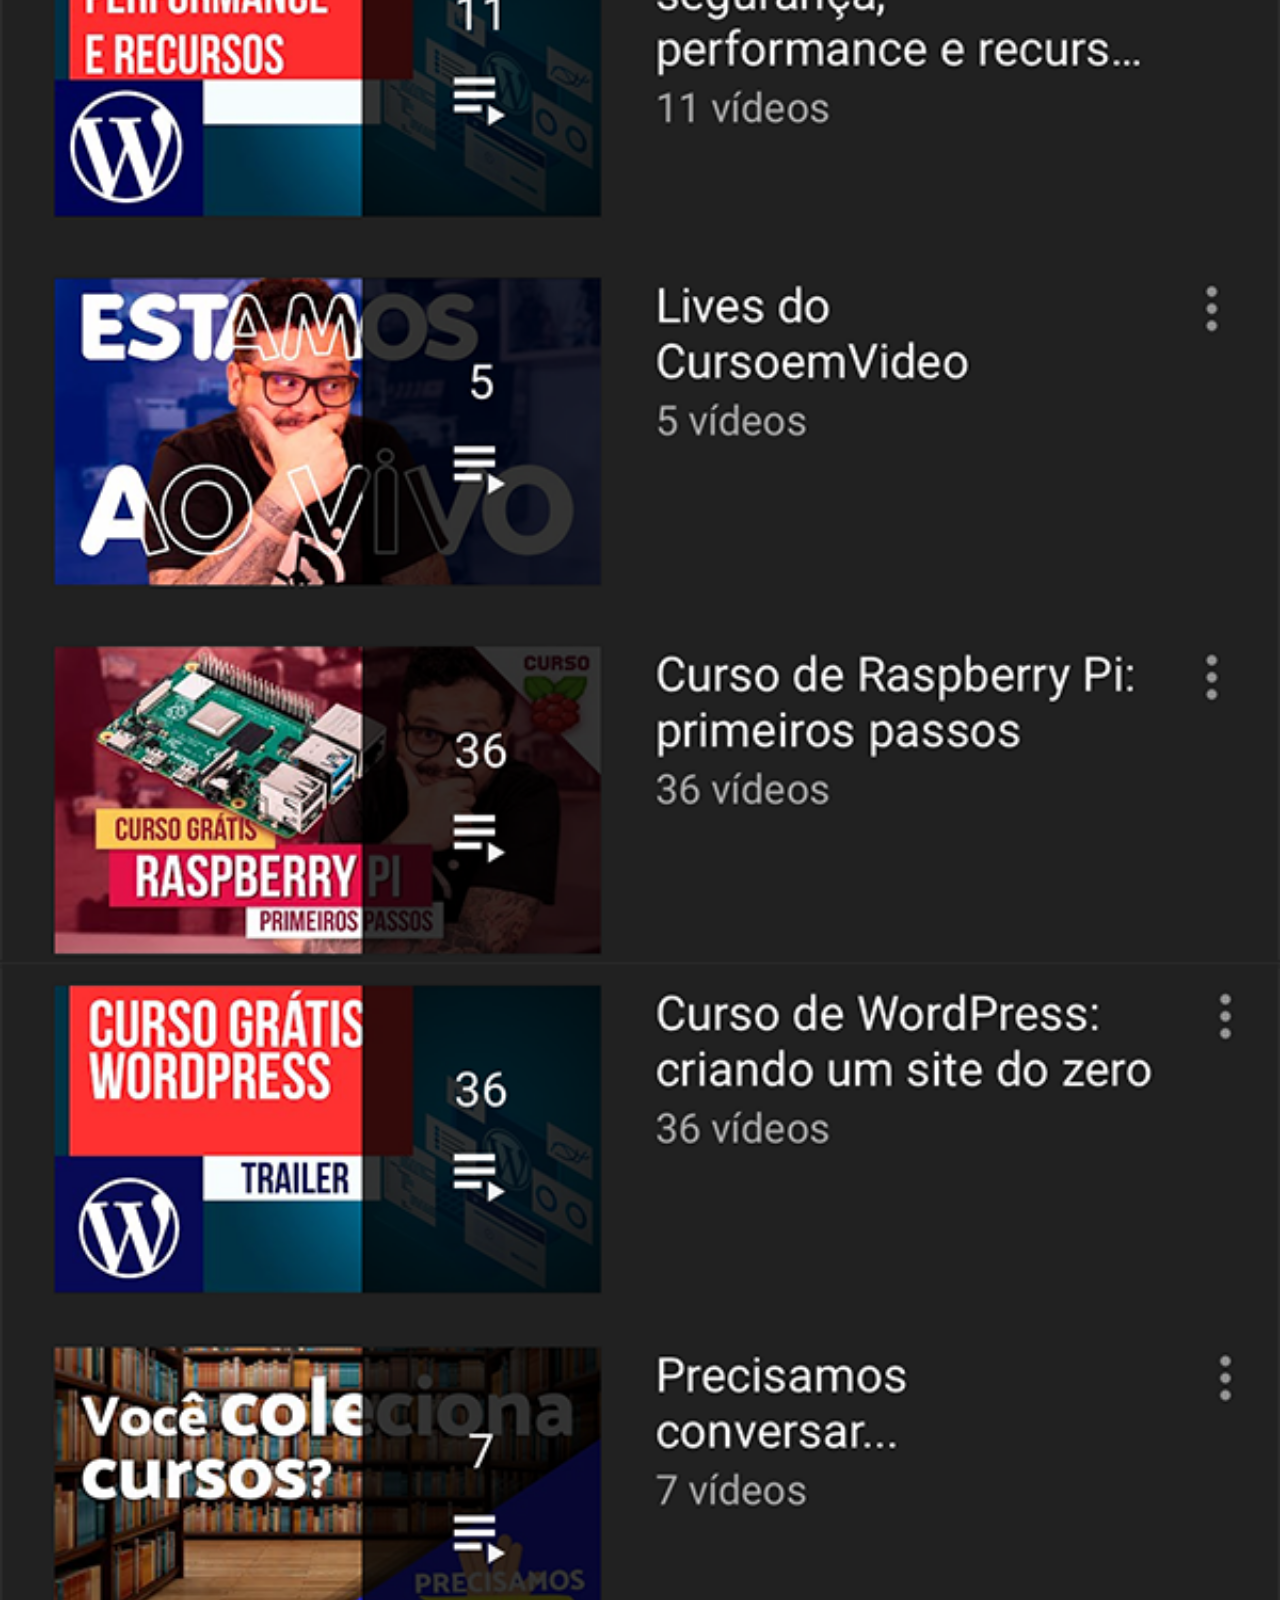
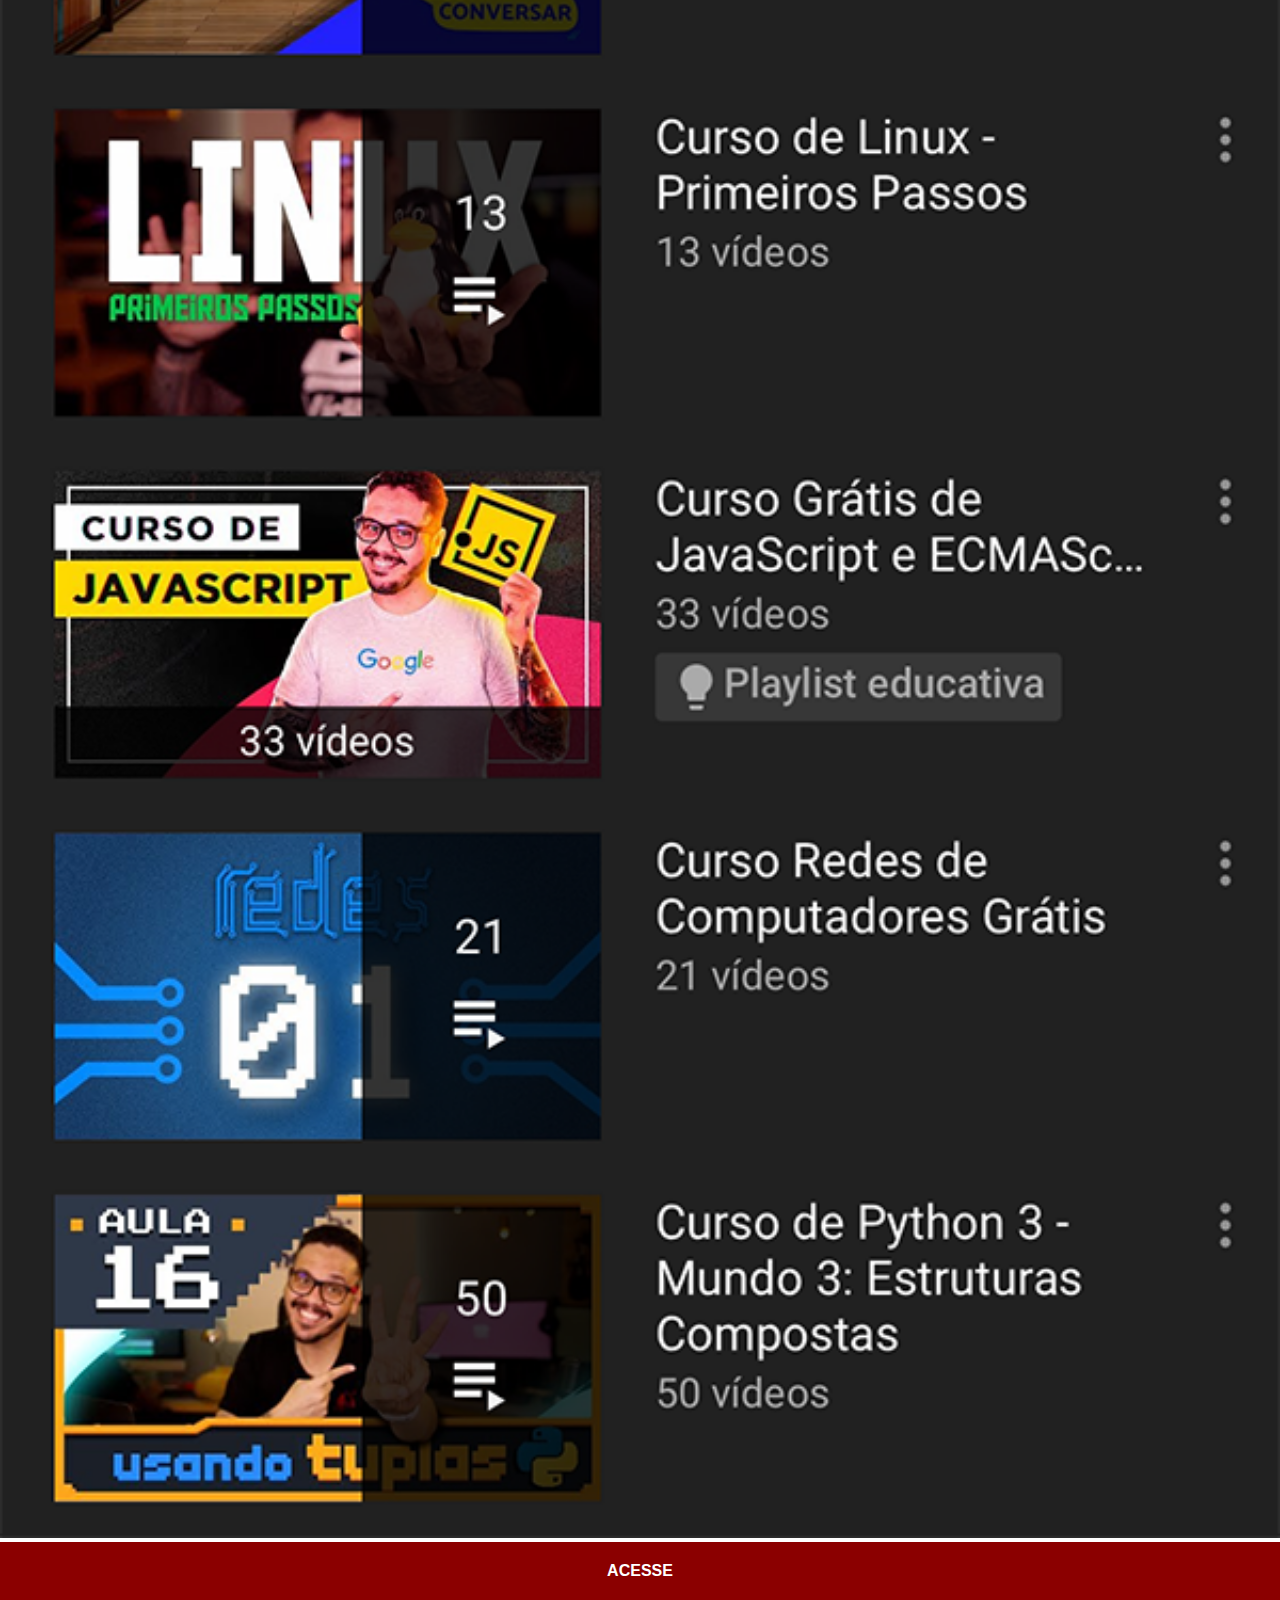
<file: paginas/youtube.html>
<!DOCTYPE html>
<html lang="pt-br">

<head>
    <meta charset="UTF-8">
    <meta name="viewport" content="width=device-width, initial-scale=1.0">
    <title>Document</title>
    <link rel="stylesheet" href="../estilo/social.css">
</head>

<body>
    <img src="../imagens/tela-youtube.png" alt="Youtube">
    <a href="https://www.youtube.com/cursoemvideo/playlists" target="_blank">ACESSE</a>
</body>

</html>
</file>
<file: estilo/style.css>
@charset "UTF-8";

* {
    padding: 0%;
    margin: 0%;
    font-family: Arial, Helvetica, sans-serif;
}

html,
body {
    height: 100vh;
    width: 100vw;
}

main {
    position: relative;
    height: 100vh;
    background: url(../imagens/fundo-madeira.jpg);
    background-repeat: no-repeat;
    background-size: cover;
}

section#telefone {
    position: absolute;
    top: 50%;
    left: 50%;
    transform: translate(-50%, -50%);
    width: 350px;
    height: 611px;
    background: url(../imagens/frame-iphone.png);
    background-repeat: no-repeat;
}

section#social {
    text-align: right;
}

section#social img {
    height: 50px;
    border-radius: 50%;
    box-shadow: 2px 2px 5px rgba(0, 0, 0, 0.411);
    margin: 10px;
    box-sizing: border-box;
}

section#social img:hover {
    border: 2px solid white;
    transform: translate(-5px, -5px);
    box-shadow: 5px 5px 10px rgba(0, 0, 0, 0.795);
    transition: 0.3s, border 0.5s;
}

iframe {
    position: relative;
    top: 80px;
    left: 22px;
    width: 267px;
    height: 469px;
}
</file>
<file: estilo/social.css>
@charset "UTF-8";

* {
    margin: 0px;
    padding: 0px;
    font-family: Arial, Helvetica, sans-serif;
}

::-webkit-scrollbar {
    width: 0px;
    height: 0px;
}

img {
    width: 100vw;
}

a {
    display: block;
    background-color: darkred;
    padding: 20px;
    color: white;
    text-align: center;
    font-weight: bolder;
    text-decoration: none;

}
</file>
